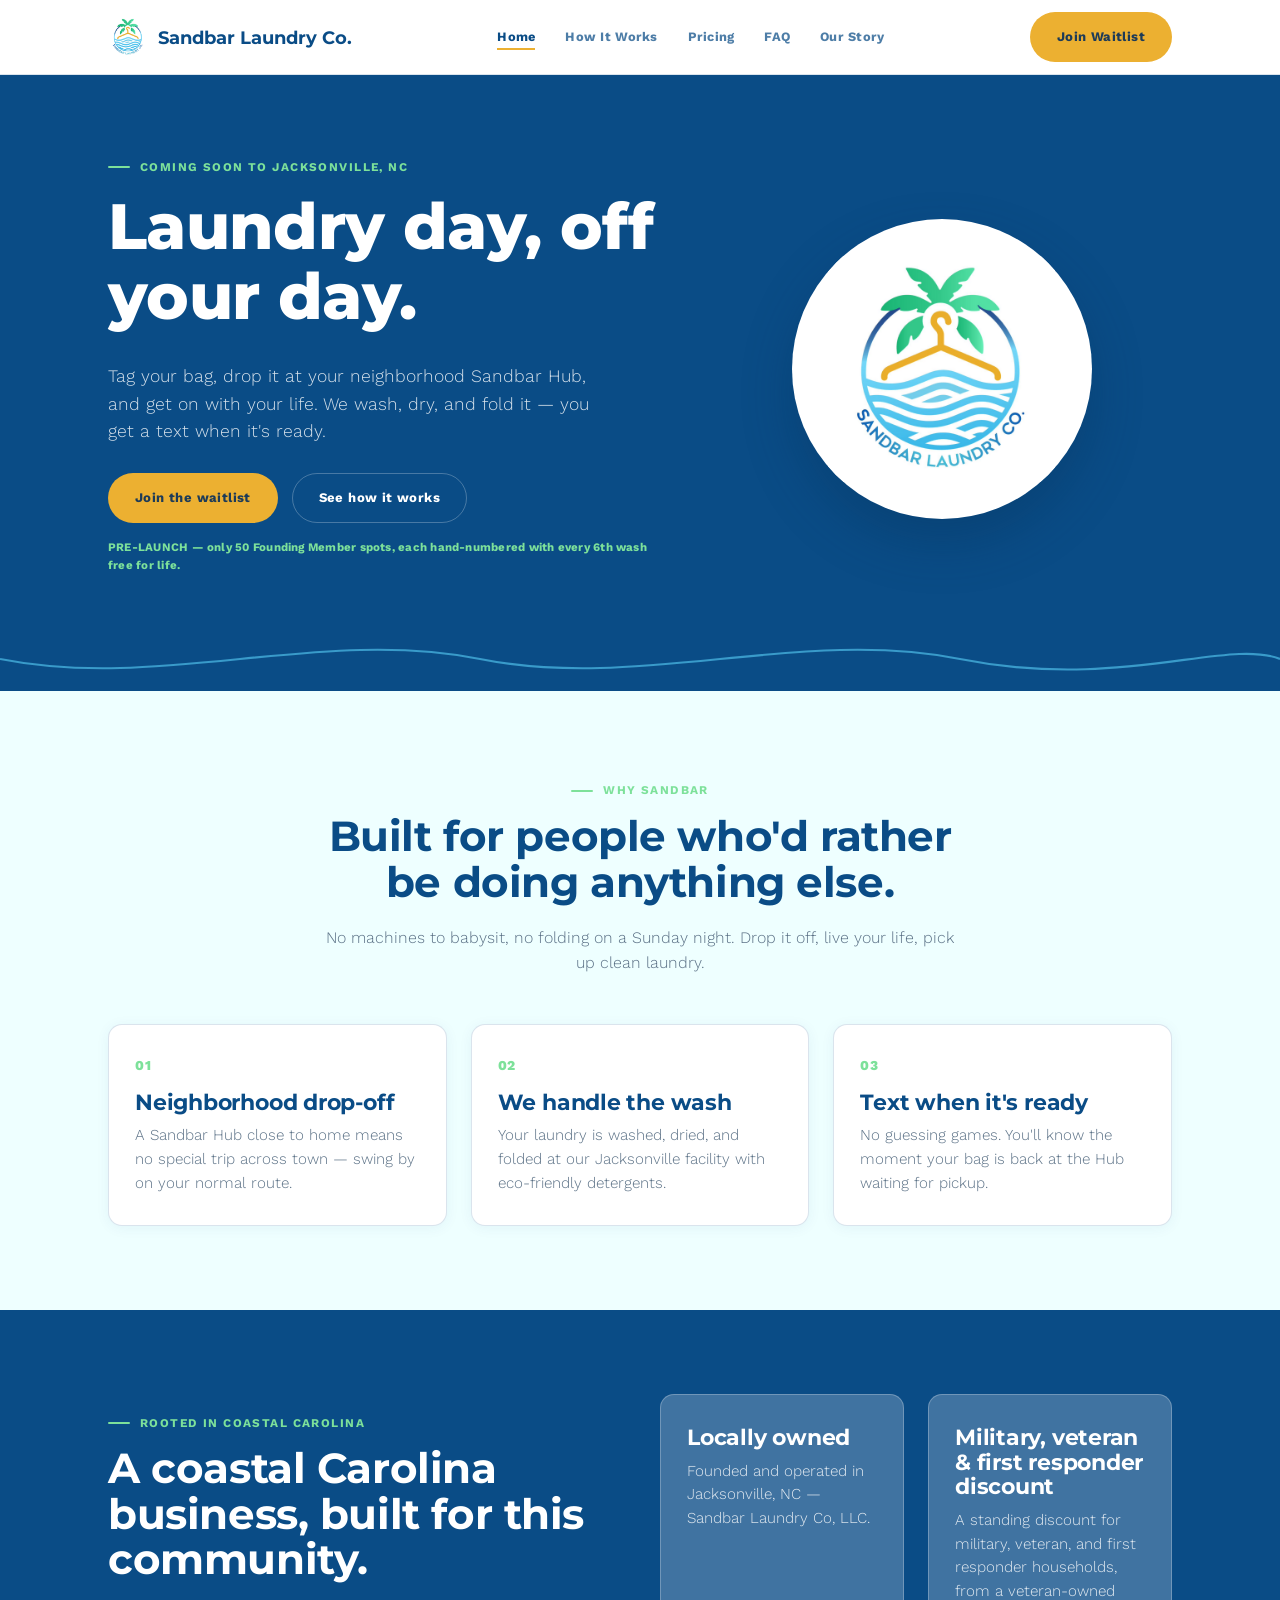
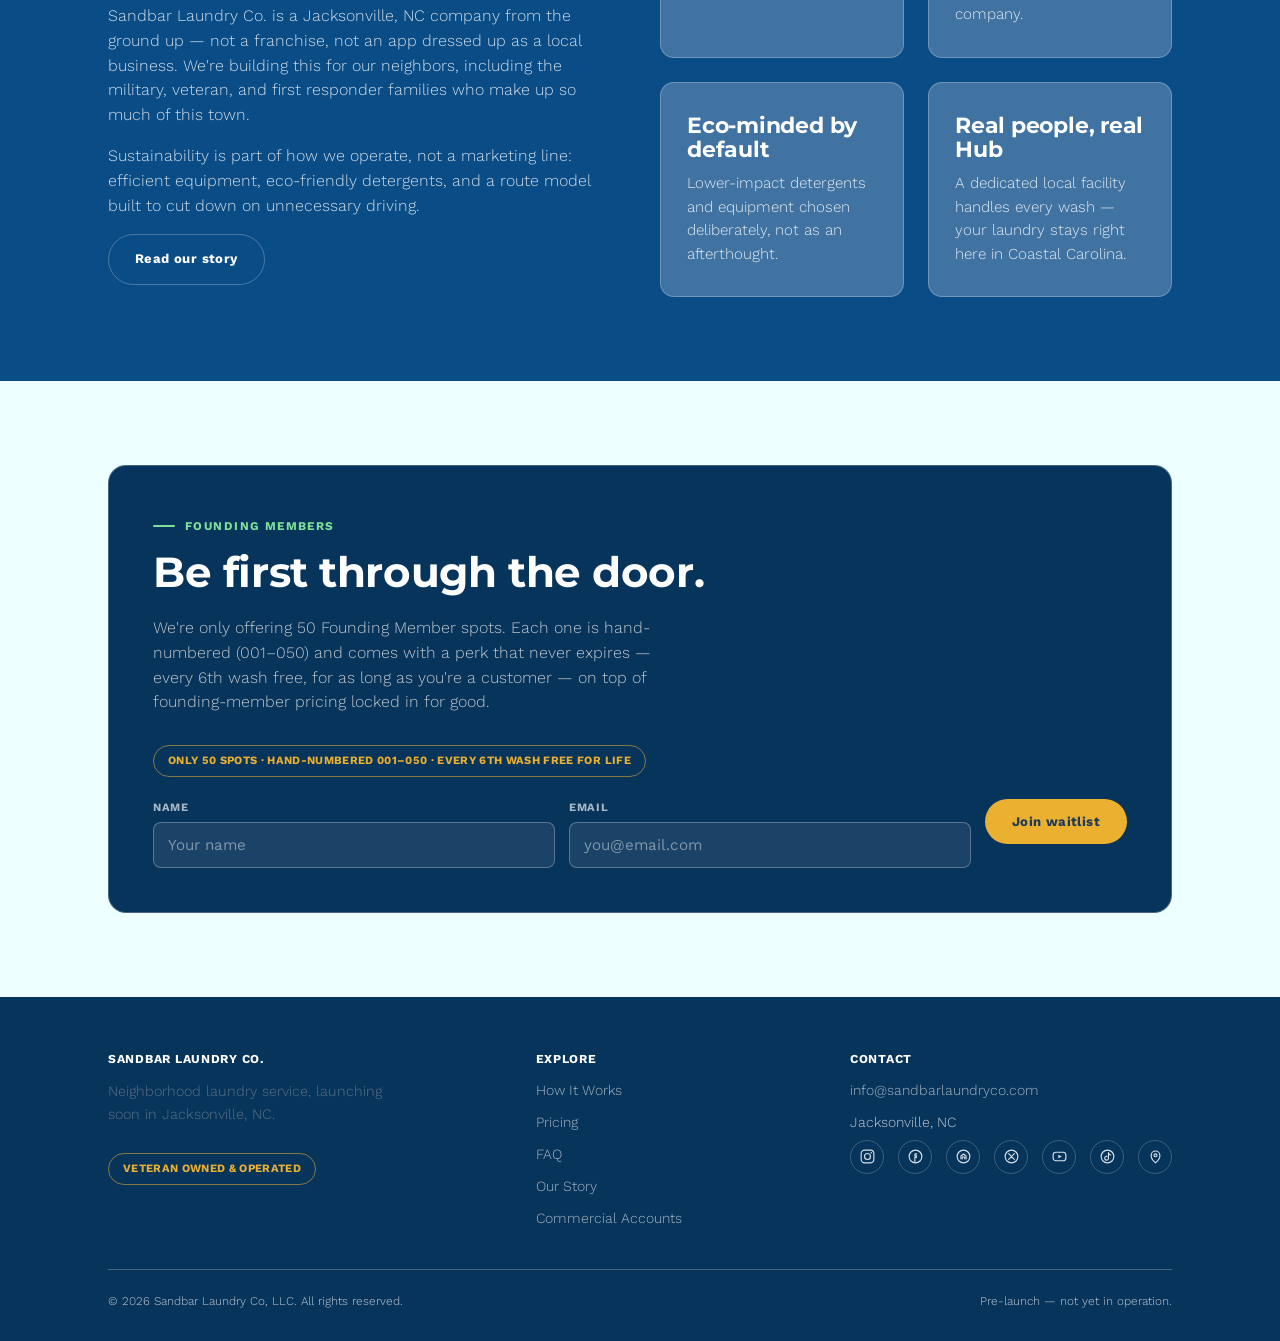
<file: index.html>
<!DOCTYPE html>
<html lang="en">
<head>
<meta charset="UTF-8">
<meta name="viewport" content="width=device-width, initial-scale=1.0">
<script async src="https://www.googletagmanager.com/gtag/js?id=G-N0R6EFSBZQ"></script>
<script>
  window.dataLayer = window.dataLayer || [];
  function gtag(){dataLayer.push(arguments);}
  gtag('js', new Date());
  gtag('config', 'G-N0R6EFSBZQ');
</script>
<title>Sandbar Laundry Co. | Wash · Drop · Repeat — Jacksonville, NC</title>
<meta name="description" content="Sandbar Laundry Co. is bringing effortless, neighborhood laundry service to Jacksonville, NC. Only 50 Founding Member spots — hand-numbered, every 6th wash free for life.">
<link rel="canonical" href="https://sandbarlaundryco.com/">
<link rel="icon" type="image/x-icon" href="favicon.ico">
<link rel="icon" type="image/png" sizes="32x32" href="favicon-32.png">
<link rel="icon" type="image/png" sizes="16x16" href="favicon-16.png">
<link rel="apple-touch-icon" sizes="180x180" href="favicon-180.png">
<meta property="og:type" content="website">
<meta property="og:site_name" content="Sandbar Laundry Co.">
<meta property="og:title" content="Sandbar Laundry Co. | Wash · Drop · Repeat — Jacksonville, NC">
<meta property="og:description" content="Sandbar Laundry Co. is bringing effortless, neighborhood laundry service to Jacksonville, NC. Only 50 Founding Member spots — hand-numbered, every 6th wash free for life.">
<meta property="og:url" content="https://sandbarlaundryco.com/">
<meta property="og:image" content="https://sandbarlaundryco.com/og-image.png">
<meta property="og:image:width" content="1200">
<meta property="og:image:height" content="630">
<meta name="twitter:card" content="summary_large_image">
<meta name="twitter:title" content="Sandbar Laundry Co. | Wash · Drop · Repeat — Jacksonville, NC">
<meta name="twitter:description" content="Sandbar Laundry Co. is bringing effortless, neighborhood laundry service to Jacksonville, NC. Only 50 Founding Member spots — hand-numbered, every 6th wash free for life.">
<meta name="twitter:image" content="https://sandbarlaundryco.com/og-image.png">
<link rel="preconnect" href="https://fonts.googleapis.com">
<link rel="preconnect" href="https://fonts.gstatic.com" crossorigin>
<link href="https://fonts.googleapis.com/css2?family=Montserrat:wght@500;700;800&family=Work+Sans:wght@300;400;500;700&display=swap" rel="stylesheet">
<link rel="stylesheet" href="style.css">
</head>
<body>

<header class="site-nav">
  <nav class="nav-inner">
    <a href="index.html" class="brand">
      <span class="brand-mark"><img src="logo.png" alt="Sandbar Laundry Co. logo" width="40" height="40"></span>
      Sandbar Laundry Co.
    </a>
    <button class="nav-toggle" aria-label="Toggle navigation" aria-expanded="false">☰</button>
    <ul class="nav-links">
      <li><a href="index.html" aria-current="page">Home</a></li>
      <li><a href="how-it-works.html">How It Works</a></li>
      <li><a href="pricing.html">Pricing</a></li>
      <li><a href="faq.html">FAQ</a></li>
      <li><a href="about.html">Our Story</a></li>
    </ul>
    <a href="#waitlist" class="btn btn-primary nav-cta">Join Waitlist</a>
  </nav>
</header>

<section class="hero">
  <div class="wrap hero-grid">
    <div>
      <span class="eyebrow">Coming soon to Jacksonville, NC</span>
      <h1>Laundry day, off your day.</h1>
      <p class="lede">Tag your bag, drop it at your neighborhood Sandbar Hub, and get on with your life. We wash, dry, and fold it — you get a text when it's ready.</p>
      <div class="hero-actions">
        <a href="#waitlist" class="btn btn-primary">Join the waitlist</a>
        <a href="how-it-works.html" class="btn btn-ghost">See how it works</a>
      </div>
      <p class="hero-note">PRE-LAUNCH — only 50 Founding Member spots, each hand-numbered with every 6th wash free for life.</p>
    </div>
    <div>
      <div class="logo-showcase">
        <img src="logo.png" alt="Sandbar Laundry Co. — Wash, Drop, Repeat" width="600" height="600">
      </div>
    </div>
  </div>
  <svg class="tideline" viewBox="0 0 1200 60" preserveAspectRatio="none" aria-hidden="true">
    <path d="M0,30 C150,60 300,0 450,30 C600,60 750,0 900,30 C1050,60 1150,10 1200,30" />
  </svg>
</section>

<section class="section-sand">
  <div class="wrap">
    <div class="section-head center">
      <span class="eyebrow">Why Sandbar</span>
      <h2>Built for people who'd rather be doing anything else.</h2>
      <p>No machines to babysit, no folding on a Sunday night. Drop it off, live your life, pick up clean laundry.</p>
    </div>
    <div class="card-grid cols-3">
      <div class="stamp-card">
        <span class="num">01</span>
        <h3>Neighborhood drop-off</h3>
        <p>A Sandbar Hub close to home means no special trip across town — swing by on your normal route.</p>
      </div>
      <div class="stamp-card">
        <span class="num">02</span>
        <h3>We handle the wash</h3>
        <p>Your laundry is washed, dried, and folded at our Jacksonville facility with eco-friendly detergents.</p>
      </div>
      <div class="stamp-card">
        <span class="num">03</span>
        <h3>Text when it's ready</h3>
        <p>No guessing games. You'll know the moment your bag is back at the Hub waiting for pickup.</p>
      </div>
    </div>
  </div>
</section>

<section class="section-navy">
  <div class="wrap two-col">
    <div>
      <span class="eyebrow">Rooted in coastal Carolina</span>
      <h2>A coastal Carolina business, built for this community.</h2>
      <p>Sandbar Laundry Co. is a Jacksonville, NC company from the ground up — not a franchise, not an app dressed up as a local business. We're building this for our neighbors, including the military, veteran, and first responder families who make up so much of this town.</p>
      <p>Sustainability is part of how we operate, not a marketing line: efficient equipment, eco-friendly detergents, and a route model built to cut down on unnecessary driving.</p>
      <a href="about.html" class="btn btn-ghost">Read our story</a>
    </div>
    <div class="card-grid cols-2">
      <div class="stamp-card">
        <h3>Locally owned</h3>
        <p>Founded and operated in Jacksonville, NC — Sandbar Laundry Co, LLC.</p>
      </div>
      <div class="stamp-card">
        <h3>Military, veteran &amp; first responder discount</h3>
        <p>A standing discount for military, veteran, and first responder households, from a veteran-owned company.</p>
      </div>
      <div class="stamp-card">
        <h3>Eco-minded by default</h3>
        <p>Lower-impact detergents and equipment chosen deliberately, not as an afterthought.</p>
      </div>
      <div class="stamp-card">
        <h3>Real people, real Hub</h3>
        <p>A dedicated local facility handles every wash — your laundry stays right here in Coastal Carolina.</p>
      </div>
    </div>
  </div>
</section>

<section class="section-sand" id="waitlist">
  <div class="wrap">
    <div class="waitlist-panel">
      <span class="eyebrow">Founding members</span>
      <h2 style="color: var(--paper);">Be first through the door.</h2>
      <p style="color: rgba(251,248,241,0.75); max-width: 52ch;">We're only offering 50 Founding Member spots. Each one is hand-numbered (001–050) and comes with a perk that never expires — every 6th wash free, for as long as you're a customer — on top of founding-member pricing locked in for good.</p>
      <span class="tag-pill-dark">Only 50 spots &middot; Hand-numbered 001&ndash;050 &middot; Every 6th wash free for life</span>

      <form class="waitlist-form inline" name="waitlist" method="POST" data-netlify="true" netlify-honeypot="bot-field" data-waitlist-form>
        <input type="hidden" name="form-name" value="waitlist">
        <input type="hidden" name="interest" value="general">
        <p class="hp-field"><label>Don't fill this out: <input name="bot-field"></label></p>
        <div class="field">
          <label for="name">Name</label>
          <input id="name" name="name" type="text" placeholder="Your name" required>
        </div>
        <div class="field">
          <label for="email">Email</label>
          <input id="email" name="email" type="email" placeholder="you@email.com" required>
        </div>
        <button type="submit" class="btn btn-primary">Join waitlist</button>
      </form>
      <p class="form-msg" role="status"></p>
    </div>
  </div>
</section>

<footer class="site-footer">
  <div class="wrap">
    <div class="footer-grid">
      <div>
        <h4>Sandbar Laundry Co.</h4>
        <p style="max-width: 34ch; font-size: 0.9rem;">Neighborhood laundry service, launching soon in Jacksonville, NC.</p>
        <span class="tag-pill-dark">Veteran Owned &amp; Operated</span>
      </div>
      <div>
        <h4>Explore</h4>
        <ul>
          <li><a href="how-it-works.html">How It Works</a></li>
          <li><a href="pricing.html">Pricing</a></li>
          <li><a href="faq.html">FAQ</a></li>
          <li><a href="about.html">Our Story</a></li>
          <li><a href="commercial.html">Commercial Accounts</a></li>
        </ul>
      </div>
      <div>
        <h4>Contact</h4>
        <ul>
          <li><a href="mailto:info@sandbarlaundryco.com">info@sandbarlaundryco.com</a></li>
          <li>Jacksonville, NC</li>
        </ul>
        <div class="social-links">
          <a href="https://www.instagram.com/sandbarlaundryco" target="_blank" rel="noopener" aria-label="Sandbar Laundry Co. on Instagram">
            <svg viewBox="0 0 24 24" fill="none" stroke="currentColor" stroke-width="1.6" stroke-linecap="round" stroke-linejoin="round" aria-hidden="true">
              <rect x="3" y="3" width="18" height="18" rx="5"/>
              <circle cx="12" cy="12" r="4.2"/>
              <circle cx="17.3" cy="6.7" r="1.1" fill="currentColor" stroke="none"/>
            </svg>
          </a>
          <a href="https://www.facebook.com/sandbarlaundryco" target="_blank" rel="noopener" aria-label="Sandbar Laundry Co. on Facebook">
            <svg viewBox="0 0 24 24" fill="none" stroke="currentColor" stroke-width="1.6" stroke-linecap="round" stroke-linejoin="round" aria-hidden="true">
              <circle cx="12" cy="12" r="9"/>
              <path d="M13.6 8.3h-1.3c-.7 0-1.2.5-1.2 1.2v1.6h2.4l-.3 2.1h-2.1V19" fill="none"/>
            </svg>
          </a>
          <a href="https://nextdoor.com/page/sandbar-laundry-co-jacksonville-nc" target="_blank" rel="noopener" aria-label="Sandbar Laundry Co. on Nextdoor">
            <svg viewBox="0 0 24 24" fill="none" stroke="currentColor" stroke-width="1.6" stroke-linecap="round" stroke-linejoin="round" aria-hidden="true">
              <circle cx="12" cy="12" r="9"/>
              <path d="M8.4 15.3v-4.1l3.6-2.7 3.6 2.7v4.1"/>
              <path d="M10.2 15.3v-2.6h3.6v2.6"/>
            </svg>
          </a>
          <a href="https://x.com/sandbarlaundry" target="_blank" rel="noopener" aria-label="Sandbar Laundry Co. on X">
            <svg viewBox="0 0 24 24" fill="none" stroke="currentColor" stroke-width="1.6" stroke-linecap="round" stroke-linejoin="round" aria-hidden="true">
              <circle cx="12" cy="12" r="9"/>
              <path d="M8 8l8 8M16 8l-8 8"/>
            </svg>
          </a>
          <a href="https://www.youtube.com/@sandbarlaundryco" target="_blank" rel="noopener" aria-label="Sandbar Laundry Co. on YouTube">
            <svg viewBox="0 0 24 24" fill="none" stroke="currentColor" stroke-width="1.6" stroke-linecap="round" stroke-linejoin="round" aria-hidden="true">
              <rect x="3" y="6" width="18" height="12" rx="4"/>
              <path d="M10.3 9.6l5 2.4-5 2.4z" fill="currentColor" stroke="none"/>
            </svg>
          </a>
          <a href="https://www.tiktok.com/@sandbarlaundryco" target="_blank" rel="noopener" aria-label="Sandbar Laundry Co. on TikTok">
            <svg viewBox="0 0 24 24" fill="none" stroke="currentColor" stroke-width="1.6" stroke-linecap="round" stroke-linejoin="round" aria-hidden="true">
              <circle cx="12" cy="12" r="9"/>
              <path d="M13.4 6.8v7.6a2.7 2.7 0 1 1-2.1-2.63"/>
              <path d="M13.4 6.8c.3 1.7 1.5 2.8 3.1 3"/>
            </svg>
          </a>
          <a href="https://share.google/N1tK1BpZKQQRyxhbU" target="_blank" rel="noopener" aria-label="Sandbar Laundry Co. on Google">
            <svg viewBox="0 0 24 24" fill="none" stroke="currentColor" stroke-width="1.6" stroke-linecap="round" stroke-linejoin="round" aria-hidden="true">
              <path d="M12 21s-6.2-5.4-6.2-10.5A6.2 6.2 0 0 1 18.2 10.5C18.2 15.6 12 21 12 21z"/>
              <circle cx="12" cy="10.3" r="2.1"/>
            </svg>
          </a>
        </div>
      </div>
    </div>
    <div class="footer-bottom">
      <span>© 2026 Sandbar Laundry Co, LLC. All rights reserved.</span>
      <span>Pre-launch — not yet in operation.</span>
    </div>
  </div>
</footer>

<script src="main.js"></script>
</body>
</html>
</file>
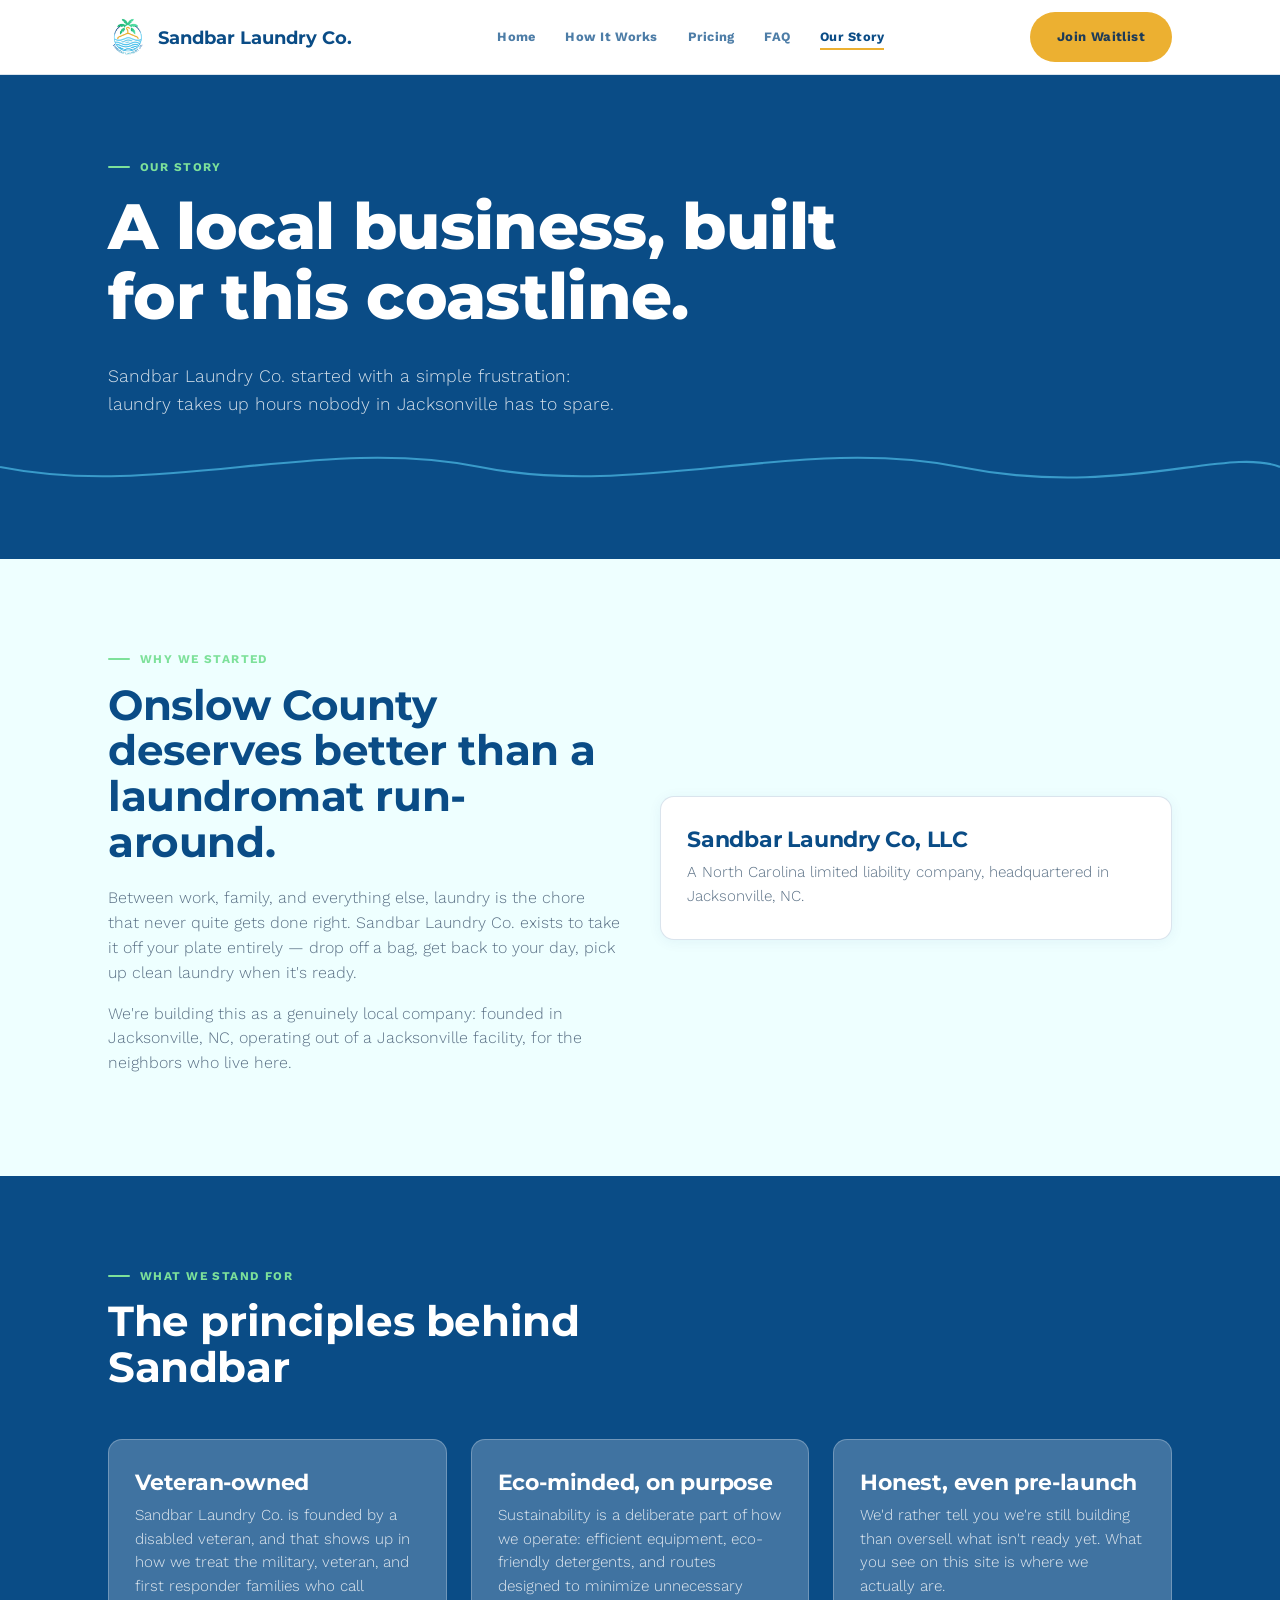
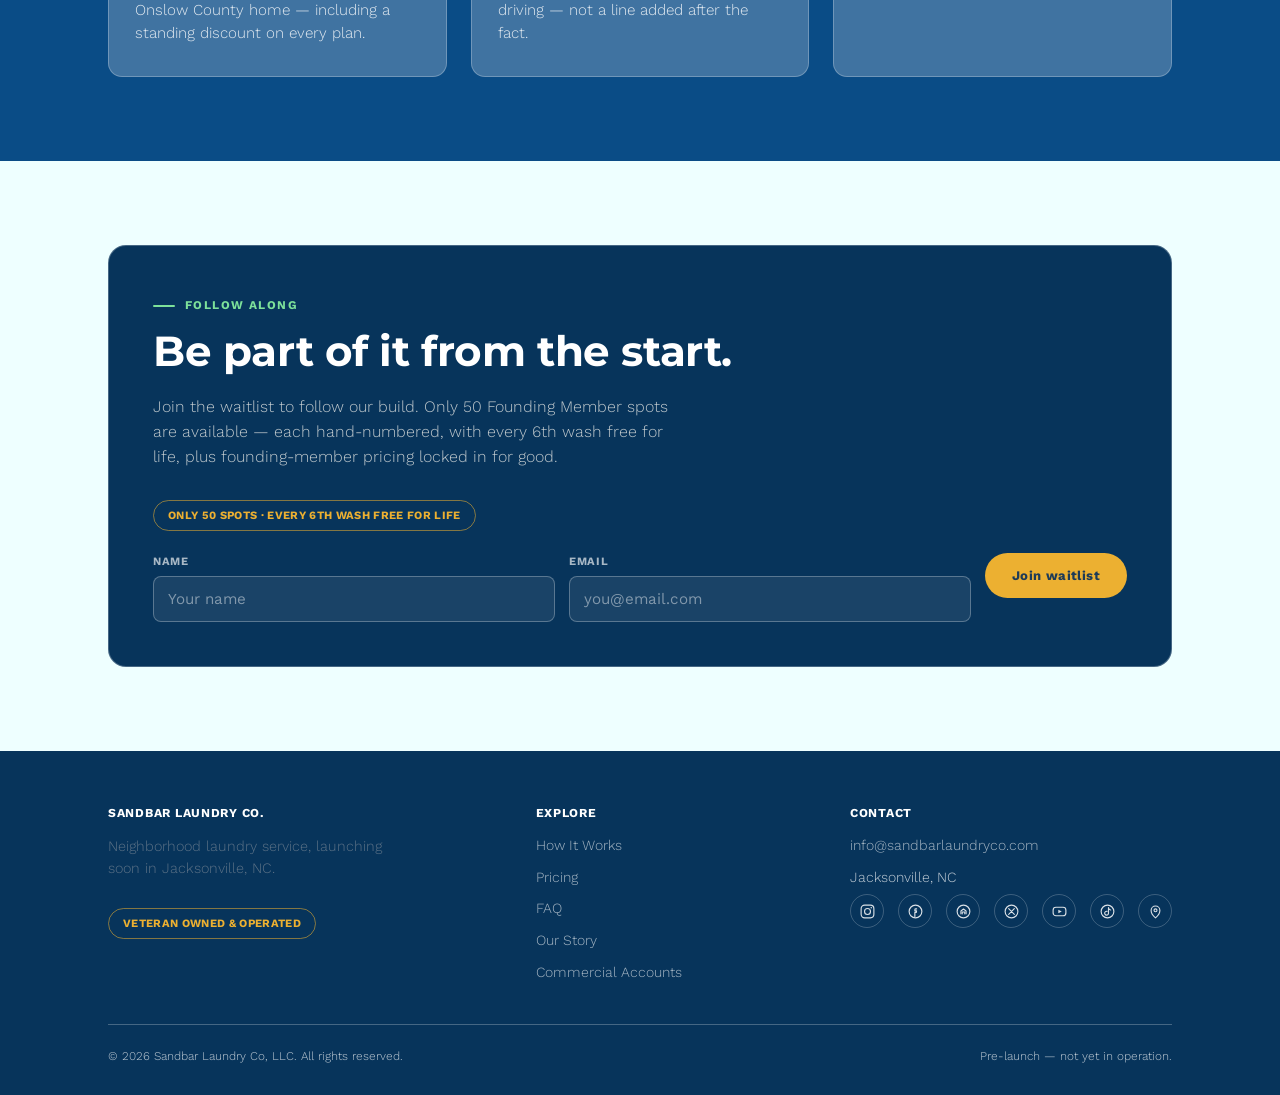
<file: about.html>
<!DOCTYPE html>
<html lang="en">
<head>
<meta charset="UTF-8">
<meta name="viewport" content="width=device-width, initial-scale=1.0">
<script async src="https://www.googletagmanager.com/gtag/js?id=G-N0R6EFSBZQ"></script>
<script>
  window.dataLayer = window.dataLayer || [];
  function gtag(){dataLayer.push(arguments);}
  gtag('js', new Date());
  gtag('config', 'G-N0R6EFSBZQ');
</script>
<title>Our Story | Sandbar Laundry Co.</title>
<meta name="description" content="Why Sandbar Laundry Co. is being built in Jacksonville, NC — a locally owned, veteran-owned, eco-minded laundry service.">
<link rel="canonical" href="https://sandbarlaundryco.com/about.html">
<link rel="icon" type="image/x-icon" href="favicon.ico">
<link rel="icon" type="image/png" sizes="32x32" href="favicon-32.png">
<link rel="icon" type="image/png" sizes="16x16" href="favicon-16.png">
<link rel="apple-touch-icon" sizes="180x180" href="favicon-180.png">
<meta property="og:type" content="website">
<meta property="og:site_name" content="Sandbar Laundry Co.">
<meta property="og:title" content="Our Story | Sandbar Laundry Co.">
<meta property="og:description" content="Why Sandbar Laundry Co. is being built in Jacksonville, NC — a locally owned, veteran-owned, eco-minded laundry service.">
<meta property="og:url" content="https://sandbarlaundryco.com/about.html">
<meta property="og:image" content="https://sandbarlaundryco.com/og-image.png">
<meta property="og:image:width" content="1200">
<meta property="og:image:height" content="630">
<meta name="twitter:card" content="summary_large_image">
<meta name="twitter:title" content="Our Story | Sandbar Laundry Co.">
<meta name="twitter:description" content="Why Sandbar Laundry Co. is being built in Jacksonville, NC — a locally owned, veteran-owned, eco-minded laundry service.">
<meta name="twitter:image" content="https://sandbarlaundryco.com/og-image.png">
<link rel="preconnect" href="https://fonts.googleapis.com">
<link rel="preconnect" href="https://fonts.gstatic.com" crossorigin>
<link href="https://fonts.googleapis.com/css2?family=Montserrat:wght@500;700;800&family=Work+Sans:wght@300;400;500;700&display=swap" rel="stylesheet">
<link rel="stylesheet" href="style.css">
</head>
<body>

<header class="site-nav">
  <nav class="nav-inner">
    <a href="index.html" class="brand">
      <span class="brand-mark"><img src="logo.png" alt="Sandbar Laundry Co. logo" width="40" height="40"></span>
      Sandbar Laundry Co.
    </a>
    <button class="nav-toggle" aria-label="Toggle navigation" aria-expanded="false">☰</button>
    <ul class="nav-links">
      <li><a href="index.html">Home</a></li>
      <li><a href="how-it-works.html">How It Works</a></li>
      <li><a href="pricing.html">Pricing</a></li>
      <li><a href="faq.html">FAQ</a></li>
      <li><a href="about.html" aria-current="page">Our Story</a></li>
    </ul>
    <a href="index.html#waitlist" class="btn btn-primary nav-cta">Join Waitlist</a>
  </nav>
</header>

<section class="hero" style="padding-bottom: 60px;">
  <div class="wrap">
    <span class="eyebrow">Our story</span>
    <h1 style="max-width: 18ch;">A local business, built for this coastline.</h1>
    <p class="lede">Sandbar Laundry Co. started with a simple frustration: laundry takes up hours nobody in Jacksonville has to spare.</p>
  </div>
  <svg class="tideline" viewBox="0 0 1200 60" preserveAspectRatio="none" aria-hidden="true">
    <path d="M0,30 C150,60 300,0 450,30 C600,60 750,0 900,30 C1050,60 1150,10 1200,30" />
  </svg>
</section>

<section class="section-sand">
  <div class="wrap">
    <div class="two-col">
      <div>
        <span class="eyebrow">Why we started</span>
        <h2>Onslow County deserves better than a laundromat run-around.</h2>
        <p>Between work, family, and everything else, laundry is the chore that never quite gets done right. Sandbar Laundry Co. exists to take it off your plate entirely — drop off a bag, get back to your day, pick up clean laundry when it's ready.</p>
        <p>We're building this as a genuinely local company: founded in Jacksonville, NC, operating out of a Jacksonville facility, for the neighbors who live here.</p>
      </div>
      <div class="stamp-card">
        <h3>Sandbar Laundry Co, LLC</h3>
        <p>A North Carolina limited liability company, headquartered in Jacksonville, NC.</p>
      </div>
    </div>
  </div>
</section>

<section class="section-navy">
  <div class="wrap">
    <div class="section-head">
      <span class="eyebrow">What we stand for</span>
      <h2>The principles behind Sandbar</h2>
    </div>
    <div class="card-grid cols-3">
      <div class="stamp-card">
        <h3>Veteran-owned</h3>
        <p>Sandbar Laundry Co. is founded by a disabled veteran, and that shows up in how we treat the military, veteran, and first responder families who call Onslow County home — including a standing discount on every plan.</p>
      </div>
      <div class="stamp-card">
        <h3>Eco-minded, on purpose</h3>
        <p>Sustainability is a deliberate part of how we operate: efficient equipment, eco-friendly detergents, and routes designed to minimize unnecessary driving — not a line added after the fact.</p>
      </div>
      <div class="stamp-card">
        <h3>Honest, even pre-launch</h3>
        <p>We'd rather tell you we're still building than oversell what isn't ready yet. What you see on this site is where we actually are.</p>
      </div>
    </div>
  </div>
</section>

<section class="section-sand">
  <div class="wrap">
    <div class="waitlist-panel">
      <span class="eyebrow">Follow along</span>
      <h2 style="color: var(--paper);">Be part of it from the start.</h2>
      <p style="color: rgba(251,248,241,0.75); max-width: 52ch;">Join the waitlist to follow our build. Only 50 Founding Member spots are available — each hand-numbered, with every 6th wash free for life, plus founding-member pricing locked in for good.</p>
      <span class="tag-pill-dark">Only 50 spots &middot; Every 6th wash free for life</span>
      <form class="waitlist-form inline" name="waitlist" method="POST" data-netlify="true" netlify-honeypot="bot-field" data-waitlist-form>
        <input type="hidden" name="form-name" value="waitlist">
        <input type="hidden" name="interest" value="general">
        <p class="hp-field"><label>Don't fill this out: <input name="bot-field"></label></p>
        <div class="field">
          <label for="name4">Name</label>
          <input id="name4" name="name" type="text" placeholder="Your name" required>
        </div>
        <div class="field">
          <label for="email4">Email</label>
          <input id="email4" name="email" type="email" placeholder="you@email.com" required>
        </div>
        <button type="submit" class="btn btn-primary">Join waitlist</button>
      </form>
      <p class="form-msg" role="status"></p>
    </div>
  </div>
</section>

<footer class="site-footer">
  <div class="wrap">
    <div class="footer-grid">
      <div>
        <h4>Sandbar Laundry Co.</h4>
        <p style="max-width: 34ch; font-size: 0.9rem;">Neighborhood laundry service, launching soon in Jacksonville, NC.</p>
        <span class="tag-pill-dark">Veteran Owned &amp; Operated</span>
      </div>
      <div>
        <h4>Explore</h4>
        <ul>
          <li><a href="how-it-works.html">How It Works</a></li>
          <li><a href="pricing.html">Pricing</a></li>
          <li><a href="faq.html">FAQ</a></li>
          <li><a href="about.html">Our Story</a></li>
          <li><a href="commercial.html">Commercial Accounts</a></li>
        </ul>
      </div>
      <div>
        <h4>Contact</h4>
        <ul>
          <li><a href="mailto:info@sandbarlaundryco.com">info@sandbarlaundryco.com</a></li>
          <li>Jacksonville, NC</li>
        </ul>
        <div class="social-links">
          <a href="https://www.instagram.com/sandbarlaundryco" target="_blank" rel="noopener" aria-label="Sandbar Laundry Co. on Instagram">
            <svg viewBox="0 0 24 24" fill="none" stroke="currentColor" stroke-width="1.6" stroke-linecap="round" stroke-linejoin="round" aria-hidden="true">
              <rect x="3" y="3" width="18" height="18" rx="5"/>
              <circle cx="12" cy="12" r="4.2"/>
              <circle cx="17.3" cy="6.7" r="1.1" fill="currentColor" stroke="none"/>
            </svg>
          </a>
          <a href="https://www.facebook.com/sandbarlaundryco" target="_blank" rel="noopener" aria-label="Sandbar Laundry Co. on Facebook">
            <svg viewBox="0 0 24 24" fill="none" stroke="currentColor" stroke-width="1.6" stroke-linecap="round" stroke-linejoin="round" aria-hidden="true">
              <circle cx="12" cy="12" r="9"/>
              <path d="M13.6 8.3h-1.3c-.7 0-1.2.5-1.2 1.2v1.6h2.4l-.3 2.1h-2.1V19" fill="none"/>
            </svg>
          </a>
          <a href="https://nextdoor.com/page/sandbar-laundry-co-jacksonville-nc" target="_blank" rel="noopener" aria-label="Sandbar Laundry Co. on Nextdoor">
            <svg viewBox="0 0 24 24" fill="none" stroke="currentColor" stroke-width="1.6" stroke-linecap="round" stroke-linejoin="round" aria-hidden="true">
              <circle cx="12" cy="12" r="9"/>
              <path d="M8.4 15.3v-4.1l3.6-2.7 3.6 2.7v4.1"/>
              <path d="M10.2 15.3v-2.6h3.6v2.6"/>
            </svg>
          </a>
          <a href="https://x.com/sandbarlaundry" target="_blank" rel="noopener" aria-label="Sandbar Laundry Co. on X">
            <svg viewBox="0 0 24 24" fill="none" stroke="currentColor" stroke-width="1.6" stroke-linecap="round" stroke-linejoin="round" aria-hidden="true">
              <circle cx="12" cy="12" r="9"/>
              <path d="M8 8l8 8M16 8l-8 8"/>
            </svg>
          </a>
          <a href="https://www.youtube.com/@sandbarlaundryco" target="_blank" rel="noopener" aria-label="Sandbar Laundry Co. on YouTube">
            <svg viewBox="0 0 24 24" fill="none" stroke="currentColor" stroke-width="1.6" stroke-linecap="round" stroke-linejoin="round" aria-hidden="true">
              <rect x="3" y="6" width="18" height="12" rx="4"/>
              <path d="M10.3 9.6l5 2.4-5 2.4z" fill="currentColor" stroke="none"/>
            </svg>
          </a>
          <a href="https://www.tiktok.com/@sandbarlaundryco" target="_blank" rel="noopener" aria-label="Sandbar Laundry Co. on TikTok">
            <svg viewBox="0 0 24 24" fill="none" stroke="currentColor" stroke-width="1.6" stroke-linecap="round" stroke-linejoin="round" aria-hidden="true">
              <circle cx="12" cy="12" r="9"/>
              <path d="M13.4 6.8v7.6a2.7 2.7 0 1 1-2.1-2.63"/>
              <path d="M13.4 6.8c.3 1.7 1.5 2.8 3.1 3"/>
            </svg>
          </a>
          <a href="https://share.google/N1tK1BpZKQQRyxhbU" target="_blank" rel="noopener" aria-label="Sandbar Laundry Co. on Google">
            <svg viewBox="0 0 24 24" fill="none" stroke="currentColor" stroke-width="1.6" stroke-linecap="round" stroke-linejoin="round" aria-hidden="true">
              <path d="M12 21s-6.2-5.4-6.2-10.5A6.2 6.2 0 0 1 18.2 10.5C18.2 15.6 12 21 12 21z"/>
              <circle cx="12" cy="10.3" r="2.1"/>
            </svg>
          </a>
        </div>
      </div>
    </div>
    <div class="footer-bottom">
      <span>© 2026 Sandbar Laundry Co, LLC. All rights reserved.</span>
      <span>Pre-launch — not yet in operation.</span>
    </div>
  </div>
</footer>

<script src="main.js"></script>
</body>
</html>
</file>
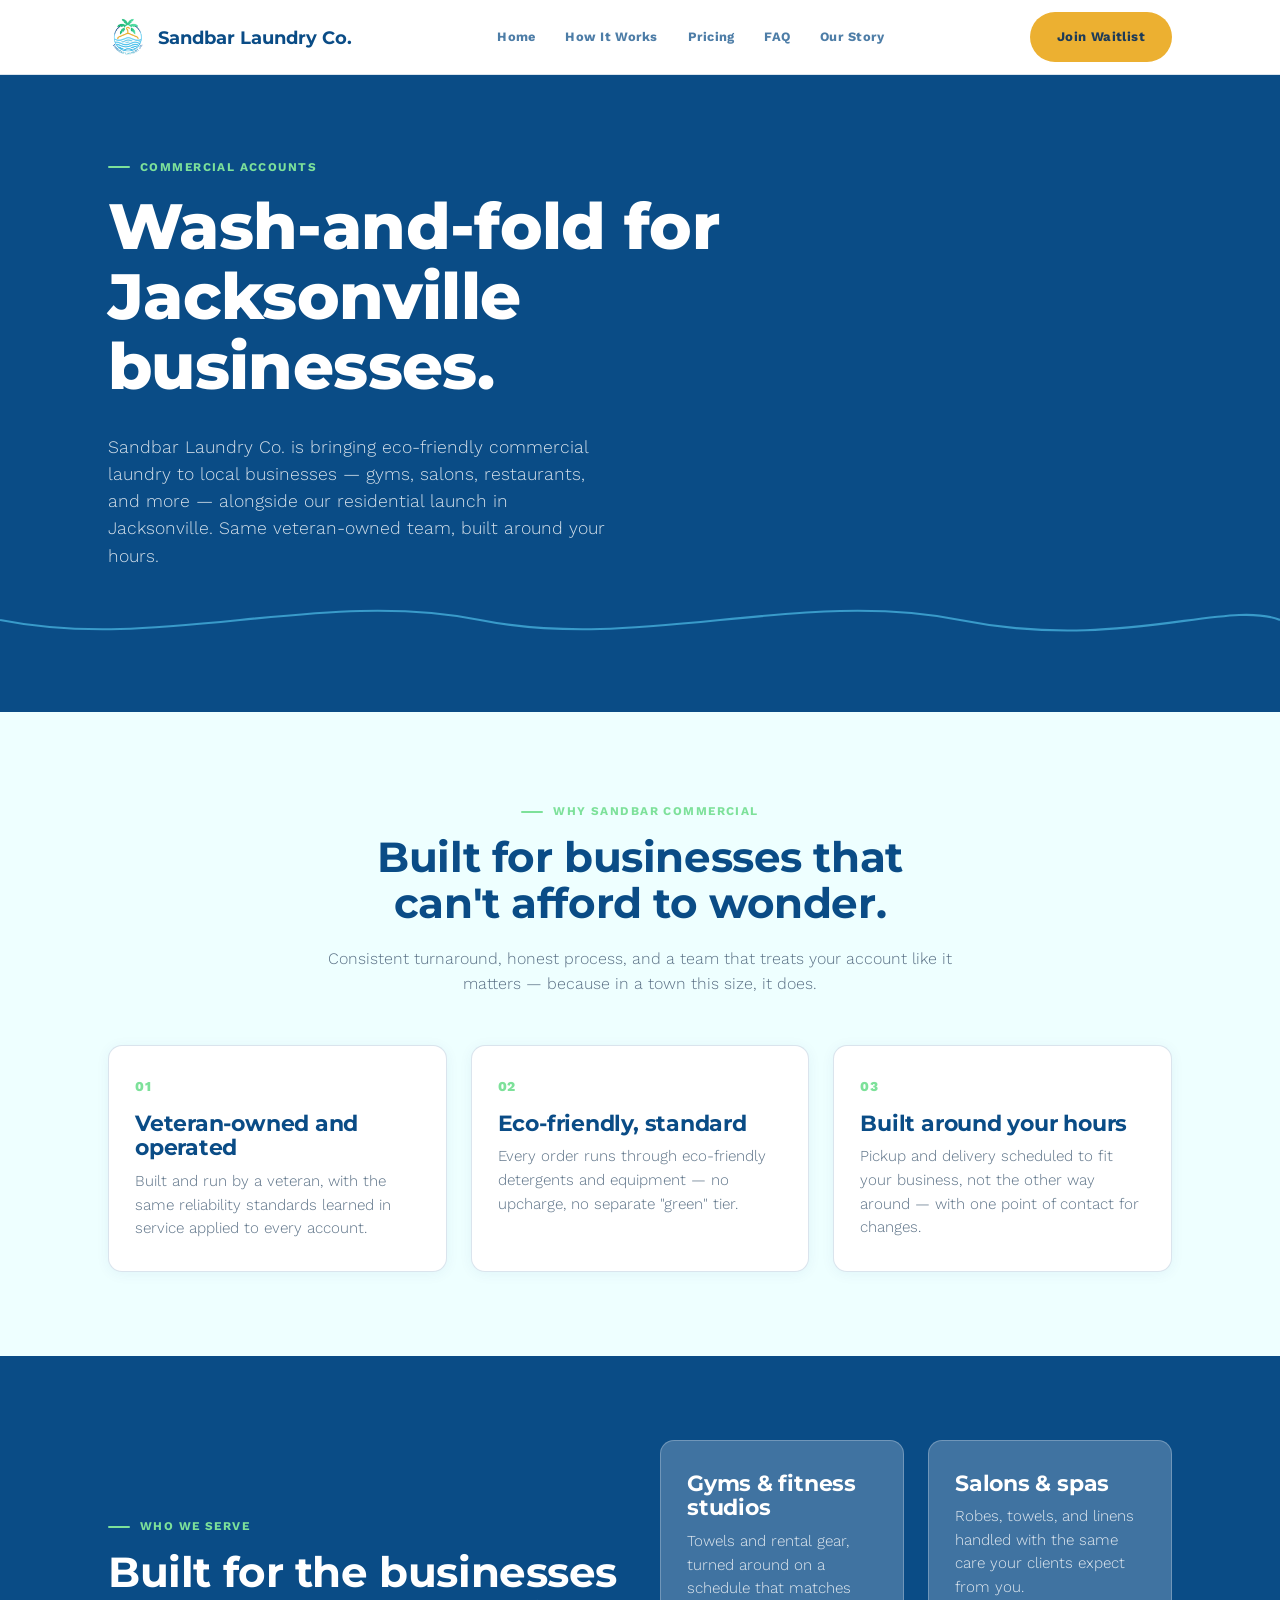
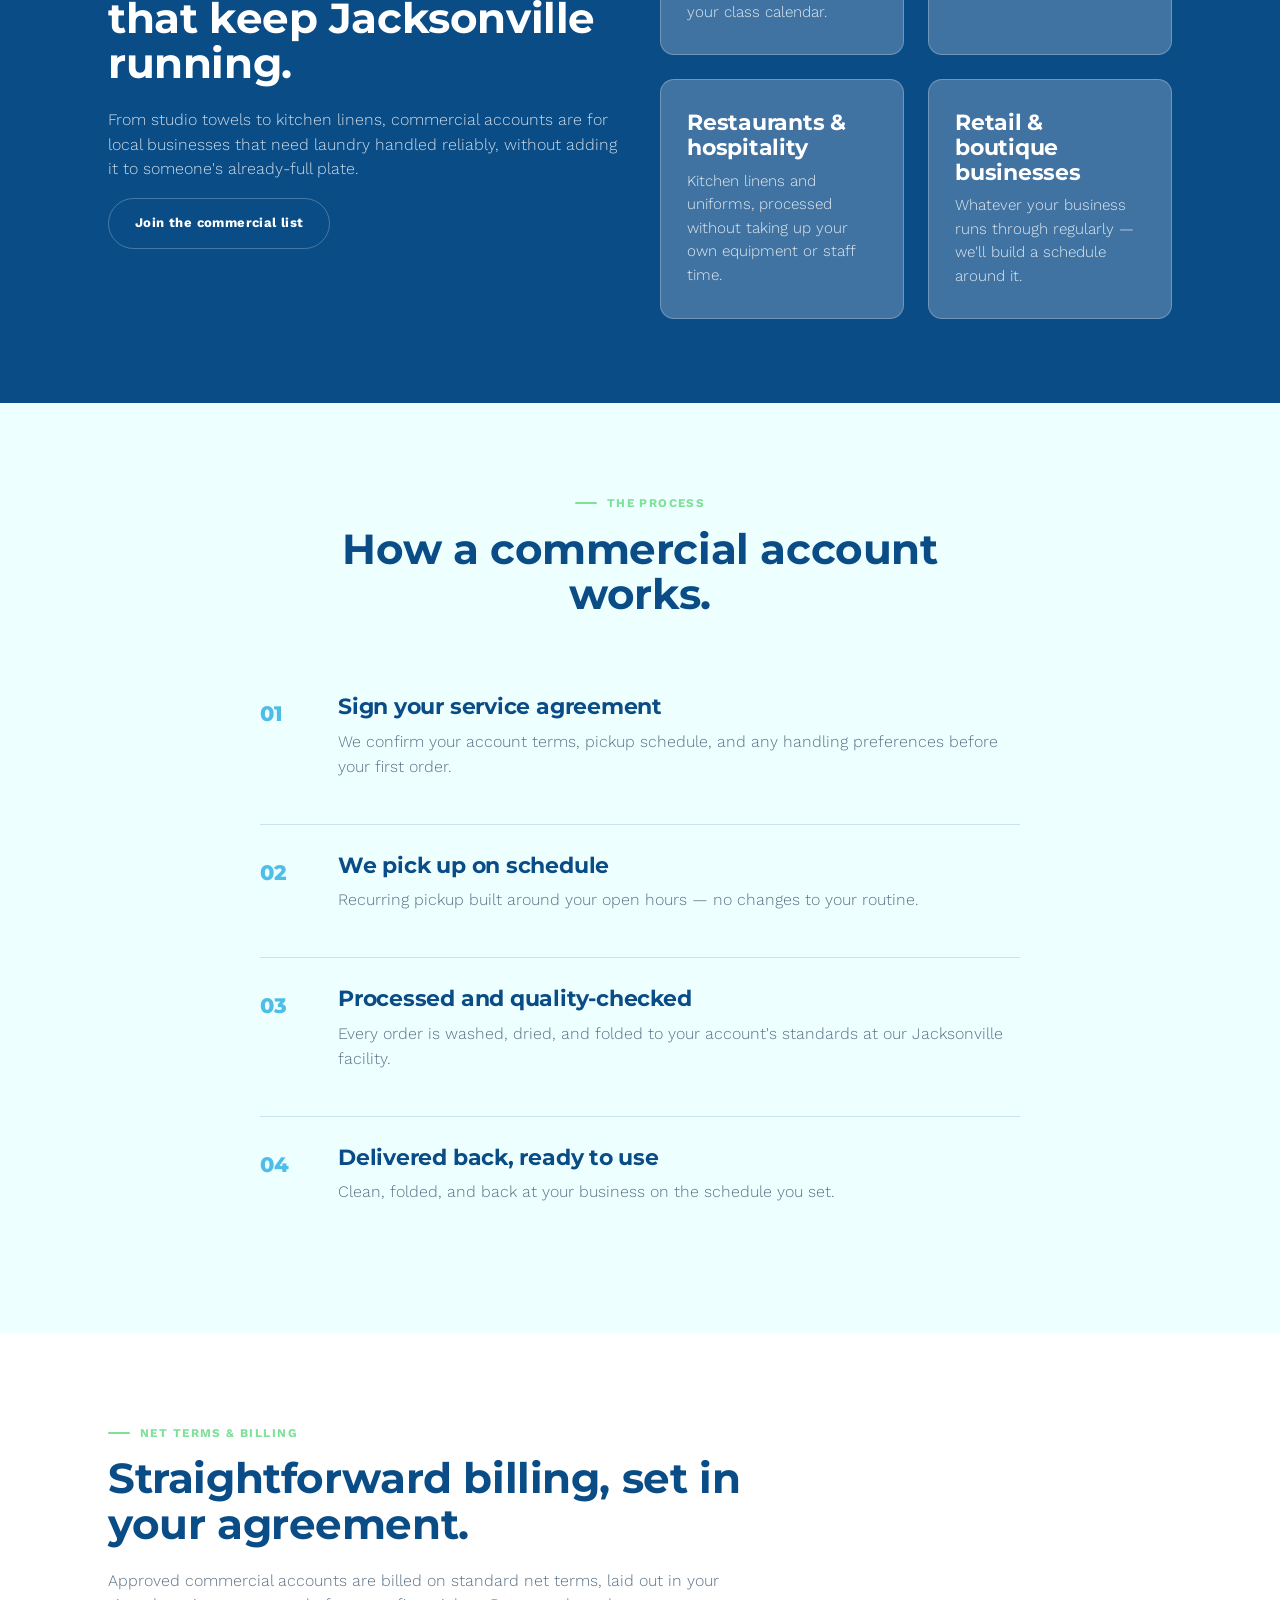
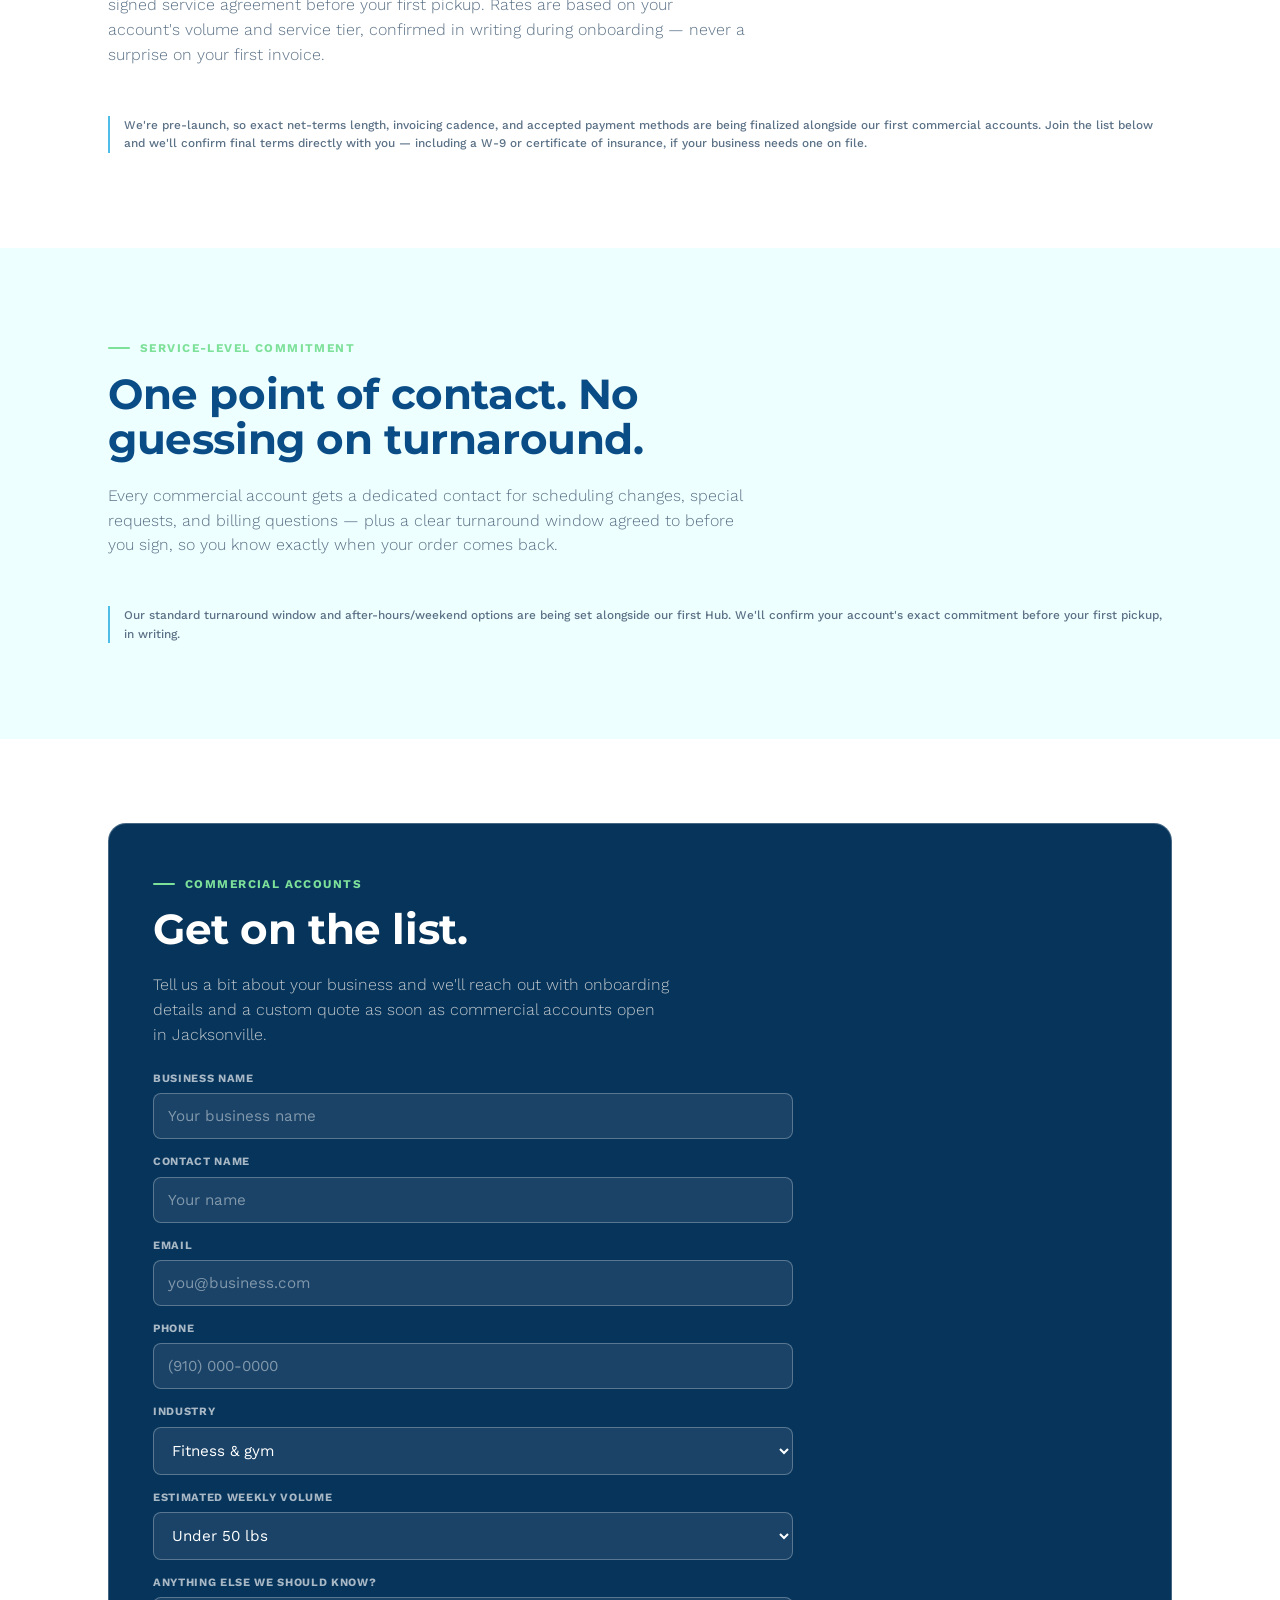
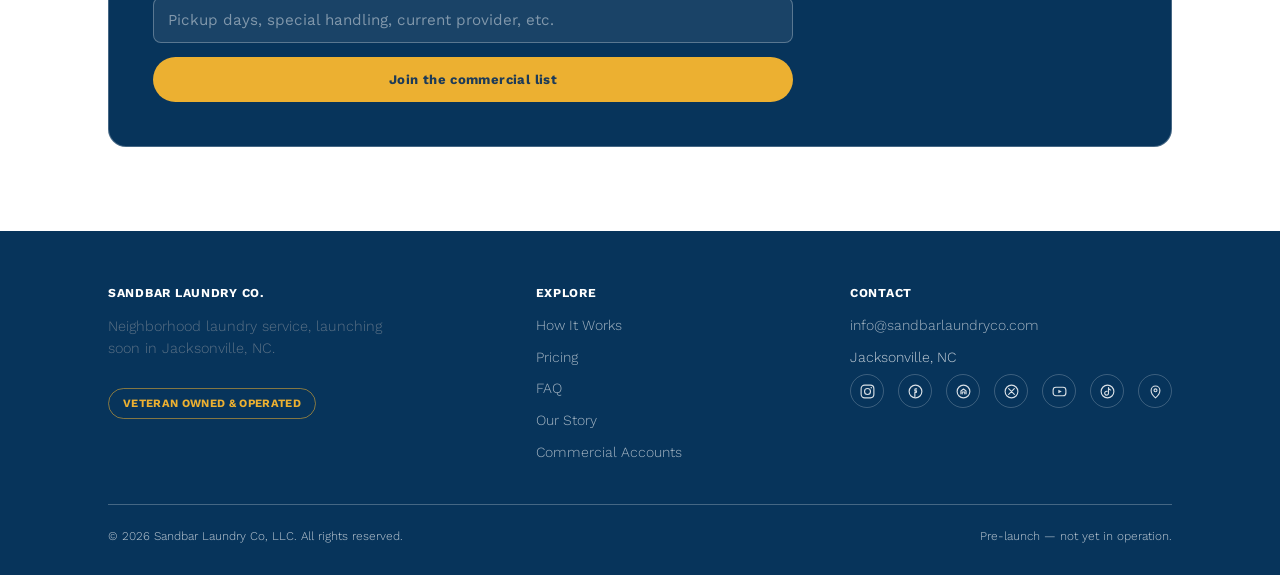
<file: commercial.html>
<!DOCTYPE html>
<html lang="en">
<head>
<meta charset="UTF-8">
<meta name="viewport" content="width=device-width, initial-scale=1.0">
<script async src="https://www.googletagmanager.com/gtag/js?id=G-N0R6EFSBZQ"></script>
<script>
  window.dataLayer = window.dataLayer || [];
  function gtag(){dataLayer.push(arguments);}
  gtag('js', new Date());
  gtag('config', 'G-N0R6EFSBZQ');
</script>
<title>Commercial Accounts | Sandbar Laundry Co.</title>
<meta name="description" content="Eco-friendly commercial wash-and-fold for Jacksonville, NC businesses — gyms, salons, restaurants, and more. Veteran-owned. Join the commercial list to be first in line.">
<link rel="canonical" href="https://sandbarlaundryco.com/commercial.html">
<!-- Intended for direct link / business-card QR code, not organic search — remove this line when ready for local SEO. -->
<meta name="robots" content="noindex, follow">
<link rel="icon" type="image/x-icon" href="favicon.ico">
<link rel="icon" type="image/png" sizes="32x32" href="favicon-32.png">
<link rel="icon" type="image/png" sizes="16x16" href="favicon-16.png">
<link rel="apple-touch-icon" sizes="180x180" href="favicon-180.png">
<meta property="og:type" content="website">
<meta property="og:site_name" content="Sandbar Laundry Co.">
<meta property="og:title" content="Commercial Accounts | Sandbar Laundry Co.">
<meta property="og:description" content="Eco-friendly commercial wash-and-fold for Jacksonville, NC businesses — gyms, salons, restaurants, and more. Veteran-owned. Join the commercial list to be first in line.">
<meta property="og:url" content="https://sandbarlaundryco.com/commercial.html">
<meta property="og:image" content="https://sandbarlaundryco.com/og-image.png">
<meta property="og:image:width" content="1200">
<meta property="og:image:height" content="630">
<meta name="twitter:card" content="summary_large_image">
<meta name="twitter:title" content="Commercial Accounts | Sandbar Laundry Co.">
<meta name="twitter:description" content="Eco-friendly commercial wash-and-fold for Jacksonville, NC businesses — gyms, salons, restaurants, and more. Veteran-owned. Join the commercial list to be first in line.">
<meta name="twitter:image" content="https://sandbarlaundryco.com/og-image.png">
<link rel="preconnect" href="https://fonts.googleapis.com">
<link rel="preconnect" href="https://fonts.gstatic.com" crossorigin>
<link href="https://fonts.googleapis.com/css2?family=Montserrat:wght@500;700;800&family=Work+Sans:wght@300;400;500;700&display=swap" rel="stylesheet">
<link rel="stylesheet" href="style.css">
</head>
<body>

<header class="site-nav">
  <nav class="nav-inner">
    <a href="index.html" class="brand">
      <span class="brand-mark"><img src="logo.png" alt="Sandbar Laundry Co. logo" width="40" height="40"></span>
      Sandbar Laundry Co.
    </a>
    <button class="nav-toggle" aria-label="Toggle navigation" aria-expanded="false">☰</button>
    <ul class="nav-links">
      <li><a href="index.html">Home</a></li>
      <li><a href="how-it-works.html">How It Works</a></li>
      <li><a href="pricing.html">Pricing</a></li>
      <li><a href="faq.html">FAQ</a></li>
      <li><a href="about.html">Our Story</a></li>
    </ul>
    <a href="index.html#waitlist" class="btn btn-primary nav-cta">Join Waitlist</a>
  </nav>
</header>

<section class="hero" style="padding-bottom: 60px;">
  <div class="wrap">
    <span class="eyebrow">Commercial accounts</span>
    <h1 style="max-width: 18ch;">Wash-and-fold for Jacksonville businesses.</h1>
    <p class="lede">Sandbar Laundry Co. is bringing eco-friendly commercial laundry to local businesses — gyms, salons, restaurants, and more — alongside our residential launch in Jacksonville. Same veteran-owned team, built around your hours.</p>
  </div>
  <svg class="tideline" viewBox="0 0 1200 60" preserveAspectRatio="none" aria-hidden="true">
    <path d="M0,30 C150,60 300,0 450,30 C600,60 750,0 900,30 C1050,60 1150,10 1200,30" />
  </svg>
</section>

<section class="section-sand">
  <div class="wrap">
    <div class="section-head center">
      <span class="eyebrow">Why Sandbar Commercial</span>
      <h2>Built for businesses that can't afford to wonder.</h2>
      <p>Consistent turnaround, honest process, and a team that treats your account like it matters — because in a town this size, it does.</p>
    </div>
    <div class="card-grid cols-3">
      <div class="stamp-card">
        <span class="num">01</span>
        <h3>Veteran-owned and operated</h3>
        <p>Built and run by a veteran, with the same reliability standards learned in service applied to every account.</p>
      </div>
      <div class="stamp-card">
        <span class="num">02</span>
        <h3>Eco-friendly, standard</h3>
        <p>Every order runs through eco-friendly detergents and equipment — no upcharge, no separate "green" tier.</p>
      </div>
      <div class="stamp-card">
        <span class="num">03</span>
        <h3>Built around your hours</h3>
        <p>Pickup and delivery scheduled to fit your business, not the other way around — with one point of contact for changes.</p>
      </div>
    </div>
  </div>
</section>

<section class="section-navy">
  <div class="wrap two-col">
    <div>
      <span class="eyebrow">Who we serve</span>
      <h2>Built for the businesses that keep Jacksonville running.</h2>
      <p>From studio towels to kitchen linens, commercial accounts are for local businesses that need laundry handled reliably, without adding it to someone's already-full plate.</p>
      <a href="#commercial-waitlist" class="btn btn-ghost">Join the commercial list</a>
    </div>
    <div class="card-grid cols-2">
      <div class="stamp-card">
        <h3>Gyms &amp; fitness studios</h3>
        <p>Towels and rental gear, turned around on a schedule that matches your class calendar.</p>
      </div>
      <div class="stamp-card">
        <h3>Salons &amp; spas</h3>
        <p>Robes, towels, and linens handled with the same care your clients expect from you.</p>
      </div>
      <div class="stamp-card">
        <h3>Restaurants &amp; hospitality</h3>
        <p>Kitchen linens and uniforms, processed without taking up your own equipment or staff time.</p>
      </div>
      <div class="stamp-card">
        <h3>Retail &amp; boutique businesses</h3>
        <p>Whatever your business runs through regularly — we'll build a schedule around it.</p>
      </div>
    </div>
  </div>
</section>

<section class="section-sand">
  <div class="wrap">
    <div class="section-head center">
      <span class="eyebrow">The process</span>
      <h2>How a commercial account works.</h2>
    </div>
    <div class="steps" style="max-width: 760px; margin: 0 auto;">
      <div class="step">
        <span class="step-index">01</span>
        <div>
          <h3>Sign your service agreement</h3>
          <p>We confirm your account terms, pickup schedule, and any handling preferences before your first order.</p>
        </div>
      </div>
      <div class="step">
        <span class="step-index">02</span>
        <div>
          <h3>We pick up on schedule</h3>
          <p>Recurring pickup built around your open hours — no changes to your routine.</p>
        </div>
      </div>
      <div class="step">
        <span class="step-index">03</span>
        <div>
          <h3>Processed and quality-checked</h3>
          <p>Every order is washed, dried, and folded to your account's standards at our Jacksonville facility.</p>
        </div>
      </div>
      <div class="step">
        <span class="step-index">04</span>
        <div>
          <h3>Delivered back, ready to use</h3>
          <p>Clean, folded, and back at your business on the schedule you set.</p>
        </div>
      </div>
    </div>
  </div>
</section>

<section>
  <div class="wrap">
    <div class="section-head">
      <span class="eyebrow">Net terms &amp; billing</span>
      <h2>Straightforward billing, set in your agreement.</h2>
      <p>Approved commercial accounts are billed on standard net terms, laid out in your signed service agreement before your first pickup. Rates are based on your account's volume and service tier, confirmed in writing during onboarding — never a surprise on your first invoice.</p>
    </div>
    <p class="honest-note">We're pre-launch, so exact net-terms length, invoicing cadence, and accepted payment methods are being finalized alongside our first commercial accounts. Join the list below and we'll confirm final terms directly with you — including a W-9 or certificate of insurance, if your business needs one on file.</p>
  </div>
</section>

<section class="section-sand">
  <div class="wrap">
    <div class="section-head">
      <span class="eyebrow">Service-level commitment</span>
      <h2>One point of contact. No guessing on turnaround.</h2>
      <p>Every commercial account gets a dedicated contact for scheduling changes, special requests, and billing questions — plus a clear turnaround window agreed to before you sign, so you know exactly when your order comes back.</p>
    </div>
    <p class="honest-note">Our standard turnaround window and after-hours/weekend options are being set alongside our first Hub. We'll confirm your account's exact commitment before your first pickup, in writing.</p>
  </div>
</section>

<section id="commercial-waitlist">
  <div class="wrap">
    <div class="waitlist-panel">
      <span class="eyebrow">Commercial accounts</span>
      <h2 style="color: var(--paper);">Get on the list.</h2>
      <p style="color: rgba(251,248,241,0.75); max-width: 52ch;">Tell us a bit about your business and we'll reach out with onboarding details and a custom quote as soon as commercial accounts open in Jacksonville.</p>

      <form class="waitlist-form" name="waitlist" method="POST" data-netlify="true" netlify-honeypot="bot-field" data-waitlist-form style="margin-top: 22px; max-width: 640px;">
        <input type="hidden" name="form-name" value="waitlist">
        <input type="hidden" name="interest" value="commercial">
        <p class="hp-field"><label>Don't fill this out: <input name="bot-field"></label></p>
        <div class="field">
          <label for="c-business">Business name</label>
          <input id="c-business" name="business_name" type="text" placeholder="Your business name" required>
        </div>
        <div class="field">
          <label for="c-name">Contact name</label>
          <input id="c-name" name="name" type="text" placeholder="Your name" required>
        </div>
        <div class="field">
          <label for="c-email">Email</label>
          <input id="c-email" name="email" type="email" placeholder="you@business.com" required>
        </div>
        <div class="field">
          <label for="c-phone">Phone</label>
          <input id="c-phone" name="phone" type="tel" placeholder="(910) 000-0000">
        </div>
        <div class="field">
          <label for="c-industry">Industry</label>
          <select id="c-industry" name="industry">
            <option>Fitness &amp; gym</option>
            <option>Salon &amp; spa</option>
            <option>Restaurant &amp; hospitality</option>
            <option>Retail &amp; boutique</option>
            <option>Other</option>
          </select>
        </div>
        <div class="field">
          <label for="c-volume">Estimated weekly volume</label>
          <select id="c-volume" name="volume">
            <option>Under 50 lbs</option>
            <option>50&ndash;150 lbs</option>
            <option>150&ndash;300 lbs</option>
            <option>300+ lbs</option>
            <option>Not sure yet</option>
          </select>
        </div>
        <div class="field">
          <label for="c-message">Anything else we should know?</label>
          <input id="c-message" name="message" type="text" placeholder="Pickup days, special handling, current provider, etc.">
        </div>
        <button type="submit" class="btn btn-primary">Join the commercial list</button>
      </form>
      <p class="form-msg" role="status"></p>
    </div>
  </div>
</section>

<footer class="site-footer">
  <div class="wrap">
    <div class="footer-grid">
      <div>
        <h4>Sandbar Laundry Co.</h4>
        <p style="max-width: 34ch; font-size: 0.9rem;">Neighborhood laundry service, launching soon in Jacksonville, NC.</p>
        <span class="tag-pill-dark">Veteran Owned &amp; Operated</span>
      </div>
      <div>
        <h4>Explore</h4>
        <ul>
          <li><a href="how-it-works.html">How It Works</a></li>
          <li><a href="pricing.html">Pricing</a></li>
          <li><a href="faq.html">FAQ</a></li>
          <li><a href="about.html">Our Story</a></li>
          <li><a href="commercial.html">Commercial Accounts</a></li>
        </ul>
      </div>
      <div>
        <h4>Contact</h4>
        <ul>
          <li><a href="mailto:info@sandbarlaundryco.com">info@sandbarlaundryco.com</a></li>
          <li>Jacksonville, NC</li>
        </ul>
        <div class="social-links">
          <a href="https://www.instagram.com/sandbarlaundryco" target="_blank" rel="noopener" aria-label="Sandbar Laundry Co. on Instagram">
            <svg viewBox="0 0 24 24" fill="none" stroke="currentColor" stroke-width="1.6" stroke-linecap="round" stroke-linejoin="round" aria-hidden="true">
              <rect x="3" y="3" width="18" height="18" rx="5"/>
              <circle cx="12" cy="12" r="4.2"/>
              <circle cx="17.3" cy="6.7" r="1.1" fill="currentColor" stroke="none"/>
            </svg>
          </a>
          <a href="https://www.facebook.com/sandbarlaundryco" target="_blank" rel="noopener" aria-label="Sandbar Laundry Co. on Facebook">
            <svg viewBox="0 0 24 24" fill="none" stroke="currentColor" stroke-width="1.6" stroke-linecap="round" stroke-linejoin="round" aria-hidden="true">
              <circle cx="12" cy="12" r="9"/>
              <path d="M13.6 8.3h-1.3c-.7 0-1.2.5-1.2 1.2v1.6h2.4l-.3 2.1h-2.1V19" fill="none"/>
            </svg>
          </a>
          <a href="https://nextdoor.com/page/sandbar-laundry-co-jacksonville-nc" target="_blank" rel="noopener" aria-label="Sandbar Laundry Co. on Nextdoor">
            <svg viewBox="0 0 24 24" fill="none" stroke="currentColor" stroke-width="1.6" stroke-linecap="round" stroke-linejoin="round" aria-hidden="true">
              <circle cx="12" cy="12" r="9"/>
              <path d="M8.4 15.3v-4.1l3.6-2.7 3.6 2.7v4.1"/>
              <path d="M10.2 15.3v-2.6h3.6v2.6"/>
            </svg>
          </a>
          <a href="https://x.com/sandbarlaundry" target="_blank" rel="noopener" aria-label="Sandbar Laundry Co. on X">
            <svg viewBox="0 0 24 24" fill="none" stroke="currentColor" stroke-width="1.6" stroke-linecap="round" stroke-linejoin="round" aria-hidden="true">
              <circle cx="12" cy="12" r="9"/>
              <path d="M8 8l8 8M16 8l-8 8"/>
            </svg>
          </a>
          <a href="https://www.youtube.com/@sandbarlaundryco" target="_blank" rel="noopener" aria-label="Sandbar Laundry Co. on YouTube">
            <svg viewBox="0 0 24 24" fill="none" stroke="currentColor" stroke-width="1.6" stroke-linecap="round" stroke-linejoin="round" aria-hidden="true">
              <rect x="3" y="6" width="18" height="12" rx="4"/>
              <path d="M10.3 9.6l5 2.4-5 2.4z" fill="currentColor" stroke="none"/>
            </svg>
          </a>
          <a href="https://www.tiktok.com/@sandbarlaundryco" target="_blank" rel="noopener" aria-label="Sandbar Laundry Co. on TikTok">
            <svg viewBox="0 0 24 24" fill="none" stroke="currentColor" stroke-width="1.6" stroke-linecap="round" stroke-linejoin="round" aria-hidden="true">
              <circle cx="12" cy="12" r="9"/>
              <path d="M13.4 6.8v7.6a2.7 2.7 0 1 1-2.1-2.63"/>
              <path d="M13.4 6.8c.3 1.7 1.5 2.8 3.1 3"/>
            </svg>
          </a>
          <a href="https://share.google/N1tK1BpZKQQRyxhbU" target="_blank" rel="noopener" aria-label="Sandbar Laundry Co. on Google">
            <svg viewBox="0 0 24 24" fill="none" stroke="currentColor" stroke-width="1.6" stroke-linecap="round" stroke-linejoin="round" aria-hidden="true">
              <path d="M12 21s-6.2-5.4-6.2-10.5A6.2 6.2 0 0 1 18.2 10.5C18.2 15.6 12 21 12 21z"/>
              <circle cx="12" cy="10.3" r="2.1"/>
            </svg>
          </a>
        </div>
      </div>
    </div>
    <div class="footer-bottom">
      <span>© 2026 Sandbar Laundry Co, LLC. All rights reserved.</span>
      <span>Pre-launch — not yet in operation.</span>
    </div>
  </div>
</footer>

<script src="main.js"></script>
</body>
</html>
</file>
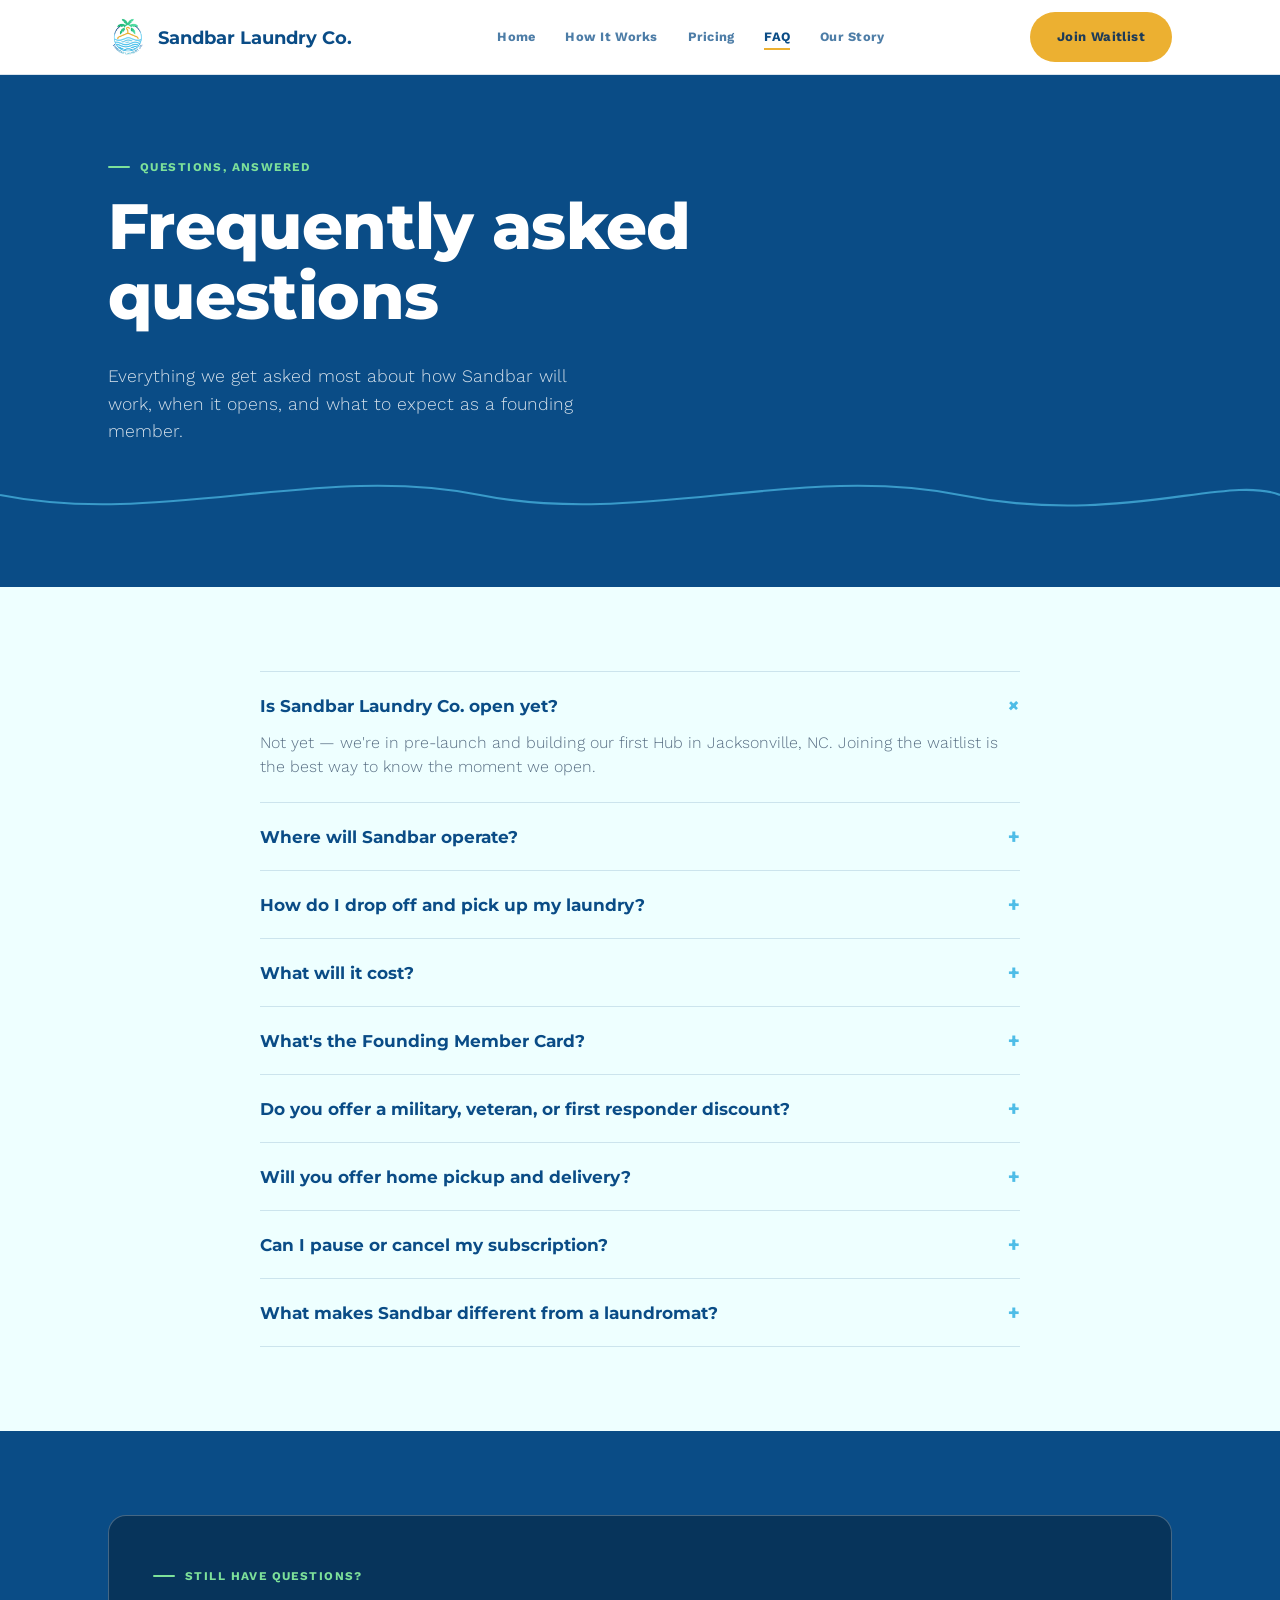
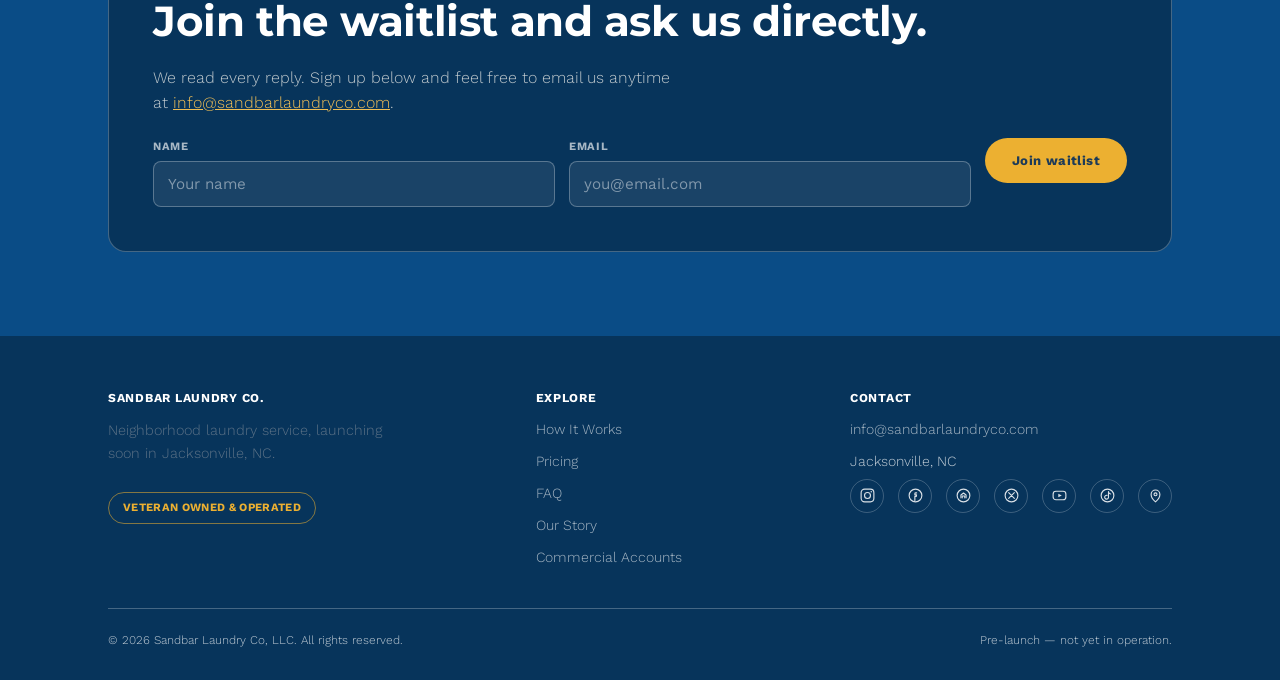
<file: faq.html>
<!DOCTYPE html>
<html lang="en">
<head>
<meta charset="UTF-8">
<meta name="viewport" content="width=device-width, initial-scale=1.0">
<script async src="https://www.googletagmanager.com/gtag/js?id=G-N0R6EFSBZQ"></script>
<script>
  window.dataLayer = window.dataLayer || [];
  function gtag(){dataLayer.push(arguments);}
  gtag('js', new Date());
  gtag('config', 'G-N0R6EFSBZQ');
</script>
<title>FAQ | Sandbar Laundry Co.</title>
<meta name="description" content="Answers to common questions about Sandbar Laundry Co.'s upcoming launch in Jacksonville, NC.">
<link rel="canonical" href="https://sandbarlaundryco.com/faq.html">
<link rel="icon" type="image/x-icon" href="favicon.ico">
<link rel="icon" type="image/png" sizes="32x32" href="favicon-32.png">
<link rel="icon" type="image/png" sizes="16x16" href="favicon-16.png">
<link rel="apple-touch-icon" sizes="180x180" href="favicon-180.png">
<meta property="og:type" content="website">
<meta property="og:site_name" content="Sandbar Laundry Co.">
<meta property="og:title" content="FAQ | Sandbar Laundry Co.">
<meta property="og:description" content="Answers to common questions about Sandbar Laundry Co.'s upcoming launch in Jacksonville, NC.">
<meta property="og:url" content="https://sandbarlaundryco.com/faq.html">
<meta property="og:image" content="https://sandbarlaundryco.com/og-image.png">
<meta property="og:image:width" content="1200">
<meta property="og:image:height" content="630">
<meta name="twitter:card" content="summary_large_image">
<meta name="twitter:title" content="FAQ | Sandbar Laundry Co.">
<meta name="twitter:description" content="Answers to common questions about Sandbar Laundry Co.'s upcoming launch in Jacksonville, NC.">
<meta name="twitter:image" content="https://sandbarlaundryco.com/og-image.png">
<link rel="preconnect" href="https://fonts.googleapis.com">
<link rel="preconnect" href="https://fonts.gstatic.com" crossorigin>
<link href="https://fonts.googleapis.com/css2?family=Montserrat:wght@500;700;800&family=Work+Sans:wght@300;400;500;700&display=swap" rel="stylesheet">
<link rel="stylesheet" href="style.css">
</head>
<body>

<header class="site-nav">
  <nav class="nav-inner">
    <a href="index.html" class="brand">
      <span class="brand-mark"><img src="logo.png" alt="Sandbar Laundry Co. logo" width="40" height="40"></span>
      Sandbar Laundry Co.
    </a>
    <button class="nav-toggle" aria-label="Toggle navigation" aria-expanded="false">☰</button>
    <ul class="nav-links">
      <li><a href="index.html">Home</a></li>
      <li><a href="how-it-works.html">How It Works</a></li>
      <li><a href="pricing.html">Pricing</a></li>
      <li><a href="faq.html" aria-current="page">FAQ</a></li>
      <li><a href="about.html">Our Story</a></li>
    </ul>
    <a href="index.html#waitlist" class="btn btn-primary nav-cta">Join Waitlist</a>
  </nav>
</header>

<section class="hero" style="padding-bottom: 60px;">
  <div class="wrap">
    <span class="eyebrow">Questions, answered</span>
    <h1 style="max-width: 16ch;">Frequently asked questions</h1>
    <p class="lede">Everything we get asked most about how Sandbar will work, when it opens, and what to expect as a founding member.</p>
  </div>
  <svg class="tideline" viewBox="0 0 1200 60" preserveAspectRatio="none" aria-hidden="true">
    <path d="M0,30 C150,60 300,0 450,30 C600,60 750,0 900,30 C1050,60 1150,10 1200,30" />
  </svg>
</section>

<section class="section-sand">
  <div class="wrap">
    <div style="max-width: 760px; margin: 0 auto;">

      <div class="faq-item" data-open="true">
        <button class="faq-q" aria-expanded="true">
          <span>Is Sandbar Laundry Co. open yet?</span>
          <span class="plus">+</span>
        </button>
        <div class="faq-a">
          <p>Not yet — we're in pre-launch and building our first Hub in Jacksonville, NC. Joining the waitlist is the best way to know the moment we open.</p>
        </div>
      </div>

      <div class="faq-item" data-open="false">
        <button class="faq-q" aria-expanded="false">
          <span>Where will Sandbar operate?</span>
          <span class="plus">+</span>
        </button>
        <div class="faq-a">
          <p>Our first Hub and wash facility will be based in Jacksonville, NC, serving Onslow County. We plan to add more neighborhood Hubs as demand grows.</p>
        </div>
      </div>

      <div class="faq-item" data-open="false">
        <button class="faq-q" aria-expanded="false">
          <span>How do I drop off and pick up my laundry?</span>
          <span class="plus">+</span>
        </button>
        <div class="faq-a">
          <p>You'll get a reusable Sandbar bag to use every cycle. Drop it at your neighborhood Hub whenever it's convenient, and we'll text you when your clean, folded laundry is ready to pick up — see our <a href="how-it-works.html" style="color: var(--gold); text-decoration: underline;">How It Works</a> page for the full walkthrough.</p>
        </div>
      </div>

      <div class="faq-item" data-open="false">
        <button class="faq-q" aria-expanded="false">
          <span>What will it cost?</span>
          <span class="plus">+</span>
        </button>
        <div class="faq-a">
          <p>We're finalizing pricing alongside our first Hub build-out. Waitlist members get exact founding-member pricing by email before it's shared anywhere else — see <a href="pricing.html" style="color: var(--gold); text-decoration: underline;">Pricing</a> for the plan structure.</p>
        </div>
      </div>

      <div class="faq-item" data-open="false">
        <button class="faq-q" aria-expanded="false">
          <span>What's the Founding Member Card?</span>
          <span class="plus">+</span>
        </button>
        <div class="faq-a">
          <p>We're only offering 50 Founding Member spots. Each one gets a hand-numbered card (001&ndash;050) and a perk that never expires: every 6th wash free, for as long as you're a customer &mdash; plus your founding-member rate locked in for good. Spots are assigned in the order people join the waitlist, so once all 50 are claimed, that's it.</p>
        </div>
      </div>

      <div class="faq-item" data-open="false">
        <button class="faq-q" aria-expanded="false">
          <span>Do you offer a military, veteran, or first responder discount?</span>
          <span class="plus">+</span>
        </button>
        <div class="faq-a">
          <p>Yes — Jacksonville is home to a lot of military and first responder families, and we're building a standing discount for exactly that community, from a veteran-owned company.</p>
        </div>
      </div>

      <div class="faq-item" data-open="false">
        <button class="faq-q" aria-expanded="false">
          <span>Will you offer home pickup and delivery?</span>
          <span class="plus">+</span>
        </button>
        <div class="faq-a">
          <p>A premium doorstep pickup-and-delivery tier is planned as a future add-on, after our neighborhood Hub model is up and running. Founding members will hear about it first.</p>
        </div>
      </div>

      <div class="faq-item" data-open="false">
        <button class="faq-q" aria-expanded="false">
          <span>Can I pause or cancel my subscription?</span>
          <span class="plus">+</span>
        </button>
        <div class="faq-a">
          <p>Yes — plans are designed to be paused or canceled anytime, with no long-term contract.</p>
        </div>
      </div>

      <div class="faq-item" data-open="false">
        <button class="faq-q" aria-expanded="false">
          <span>What makes Sandbar different from a laundromat?</span>
          <span class="plus">+</span>
        </button>
        <div class="faq-a">
          <p>You never have to sort, wash, dry, or fold anything yourself, and you don't need to schedule around anyone else's timeline. Drop off, get notified, pick up — that's the whole experience.</p>
        </div>
      </div>

    </div>
  </div>
</section>

<section class="section-navy">
  <div class="wrap">
    <div class="waitlist-panel">
      <span class="eyebrow">Still have questions?</span>
      <h2 style="color: var(--paper);">Join the waitlist and ask us directly.</h2>
      <p style="color: rgba(251,248,241,0.75); max-width: 52ch;">We read every reply. Sign up below and feel free to email us anytime at <a href="mailto:info@sandbarlaundryco.com" style="color: var(--gold-bright);">info@sandbarlaundryco.com</a>.</p>
      <form class="waitlist-form inline" name="waitlist" method="POST" data-netlify="true" netlify-honeypot="bot-field" data-waitlist-form>
        <input type="hidden" name="form-name" value="waitlist">
        <input type="hidden" name="interest" value="general">
        <p class="hp-field"><label>Don't fill this out: <input name="bot-field"></label></p>
        <div class="field">
          <label for="name3">Name</label>
          <input id="name3" name="name" type="text" placeholder="Your name" required>
        </div>
        <div class="field">
          <label for="email3">Email</label>
          <input id="email3" name="email" type="email" placeholder="you@email.com" required>
        </div>
        <button type="submit" class="btn btn-primary">Join waitlist</button>
      </form>
      <p class="form-msg" role="status"></p>
    </div>
  </div>
</section>

<footer class="site-footer">
  <div class="wrap">
    <div class="footer-grid">
      <div>
        <h4>Sandbar Laundry Co.</h4>
        <p style="max-width: 34ch; font-size: 0.9rem;">Neighborhood laundry service, launching soon in Jacksonville, NC.</p>
        <span class="tag-pill-dark">Veteran Owned &amp; Operated</span>
      </div>
      <div>
        <h4>Explore</h4>
        <ul>
          <li><a href="how-it-works.html">How It Works</a></li>
          <li><a href="pricing.html">Pricing</a></li>
          <li><a href="faq.html">FAQ</a></li>
          <li><a href="about.html">Our Story</a></li>
          <li><a href="commercial.html">Commercial Accounts</a></li>
        </ul>
      </div>
      <div>
        <h4>Contact</h4>
        <ul>
          <li><a href="mailto:info@sandbarlaundryco.com">info@sandbarlaundryco.com</a></li>
          <li>Jacksonville, NC</li>
        </ul>
        <div class="social-links">
          <a href="https://www.instagram.com/sandbarlaundryco" target="_blank" rel="noopener" aria-label="Sandbar Laundry Co. on Instagram">
            <svg viewBox="0 0 24 24" fill="none" stroke="currentColor" stroke-width="1.6" stroke-linecap="round" stroke-linejoin="round" aria-hidden="true">
              <rect x="3" y="3" width="18" height="18" rx="5"/>
              <circle cx="12" cy="12" r="4.2"/>
              <circle cx="17.3" cy="6.7" r="1.1" fill="currentColor" stroke="none"/>
            </svg>
          </a>
          <a href="https://www.facebook.com/sandbarlaundryco" target="_blank" rel="noopener" aria-label="Sandbar Laundry Co. on Facebook">
            <svg viewBox="0 0 24 24" fill="none" stroke="currentColor" stroke-width="1.6" stroke-linecap="round" stroke-linejoin="round" aria-hidden="true">
              <circle cx="12" cy="12" r="9"/>
              <path d="M13.6 8.3h-1.3c-.7 0-1.2.5-1.2 1.2v1.6h2.4l-.3 2.1h-2.1V19" fill="none"/>
            </svg>
          </a>
          <a href="https://nextdoor.com/page/sandbar-laundry-co-jacksonville-nc" target="_blank" rel="noopener" aria-label="Sandbar Laundry Co. on Nextdoor">
            <svg viewBox="0 0 24 24" fill="none" stroke="currentColor" stroke-width="1.6" stroke-linecap="round" stroke-linejoin="round" aria-hidden="true">
              <circle cx="12" cy="12" r="9"/>
              <path d="M8.4 15.3v-4.1l3.6-2.7 3.6 2.7v4.1"/>
              <path d="M10.2 15.3v-2.6h3.6v2.6"/>
            </svg>
          </a>
          <a href="https://x.com/sandbarlaundry" target="_blank" rel="noopener" aria-label="Sandbar Laundry Co. on X">
            <svg viewBox="0 0 24 24" fill="none" stroke="currentColor" stroke-width="1.6" stroke-linecap="round" stroke-linejoin="round" aria-hidden="true">
              <circle cx="12" cy="12" r="9"/>
              <path d="M8 8l8 8M16 8l-8 8"/>
            </svg>
          </a>
          <a href="https://www.youtube.com/@sandbarlaundryco" target="_blank" rel="noopener" aria-label="Sandbar Laundry Co. on YouTube">
            <svg viewBox="0 0 24 24" fill="none" stroke="currentColor" stroke-width="1.6" stroke-linecap="round" stroke-linejoin="round" aria-hidden="true">
              <rect x="3" y="6" width="18" height="12" rx="4"/>
              <path d="M10.3 9.6l5 2.4-5 2.4z" fill="currentColor" stroke="none"/>
            </svg>
          </a>
          <a href="https://www.tiktok.com/@sandbarlaundryco" target="_blank" rel="noopener" aria-label="Sandbar Laundry Co. on TikTok">
            <svg viewBox="0 0 24 24" fill="none" stroke="currentColor" stroke-width="1.6" stroke-linecap="round" stroke-linejoin="round" aria-hidden="true">
              <circle cx="12" cy="12" r="9"/>
              <path d="M13.4 6.8v7.6a2.7 2.7 0 1 1-2.1-2.63"/>
              <path d="M13.4 6.8c.3 1.7 1.5 2.8 3.1 3"/>
            </svg>
          </a>
          <a href="https://share.google/N1tK1BpZKQQRyxhbU" target="_blank" rel="noopener" aria-label="Sandbar Laundry Co. on Google">
            <svg viewBox="0 0 24 24" fill="none" stroke="currentColor" stroke-width="1.6" stroke-linecap="round" stroke-linejoin="round" aria-hidden="true">
              <path d="M12 21s-6.2-5.4-6.2-10.5A6.2 6.2 0 0 1 18.2 10.5C18.2 15.6 12 21 12 21z"/>
              <circle cx="12" cy="10.3" r="2.1"/>
            </svg>
          </a>
        </div>
      </div>
    </div>
    <div class="footer-bottom">
      <span>© 2026 Sandbar Laundry Co, LLC. All rights reserved.</span>
      <span>Pre-launch — not yet in operation.</span>
    </div>
  </div>
</footer>

<script src="main.js"></script>
</body>
</html>
</file>
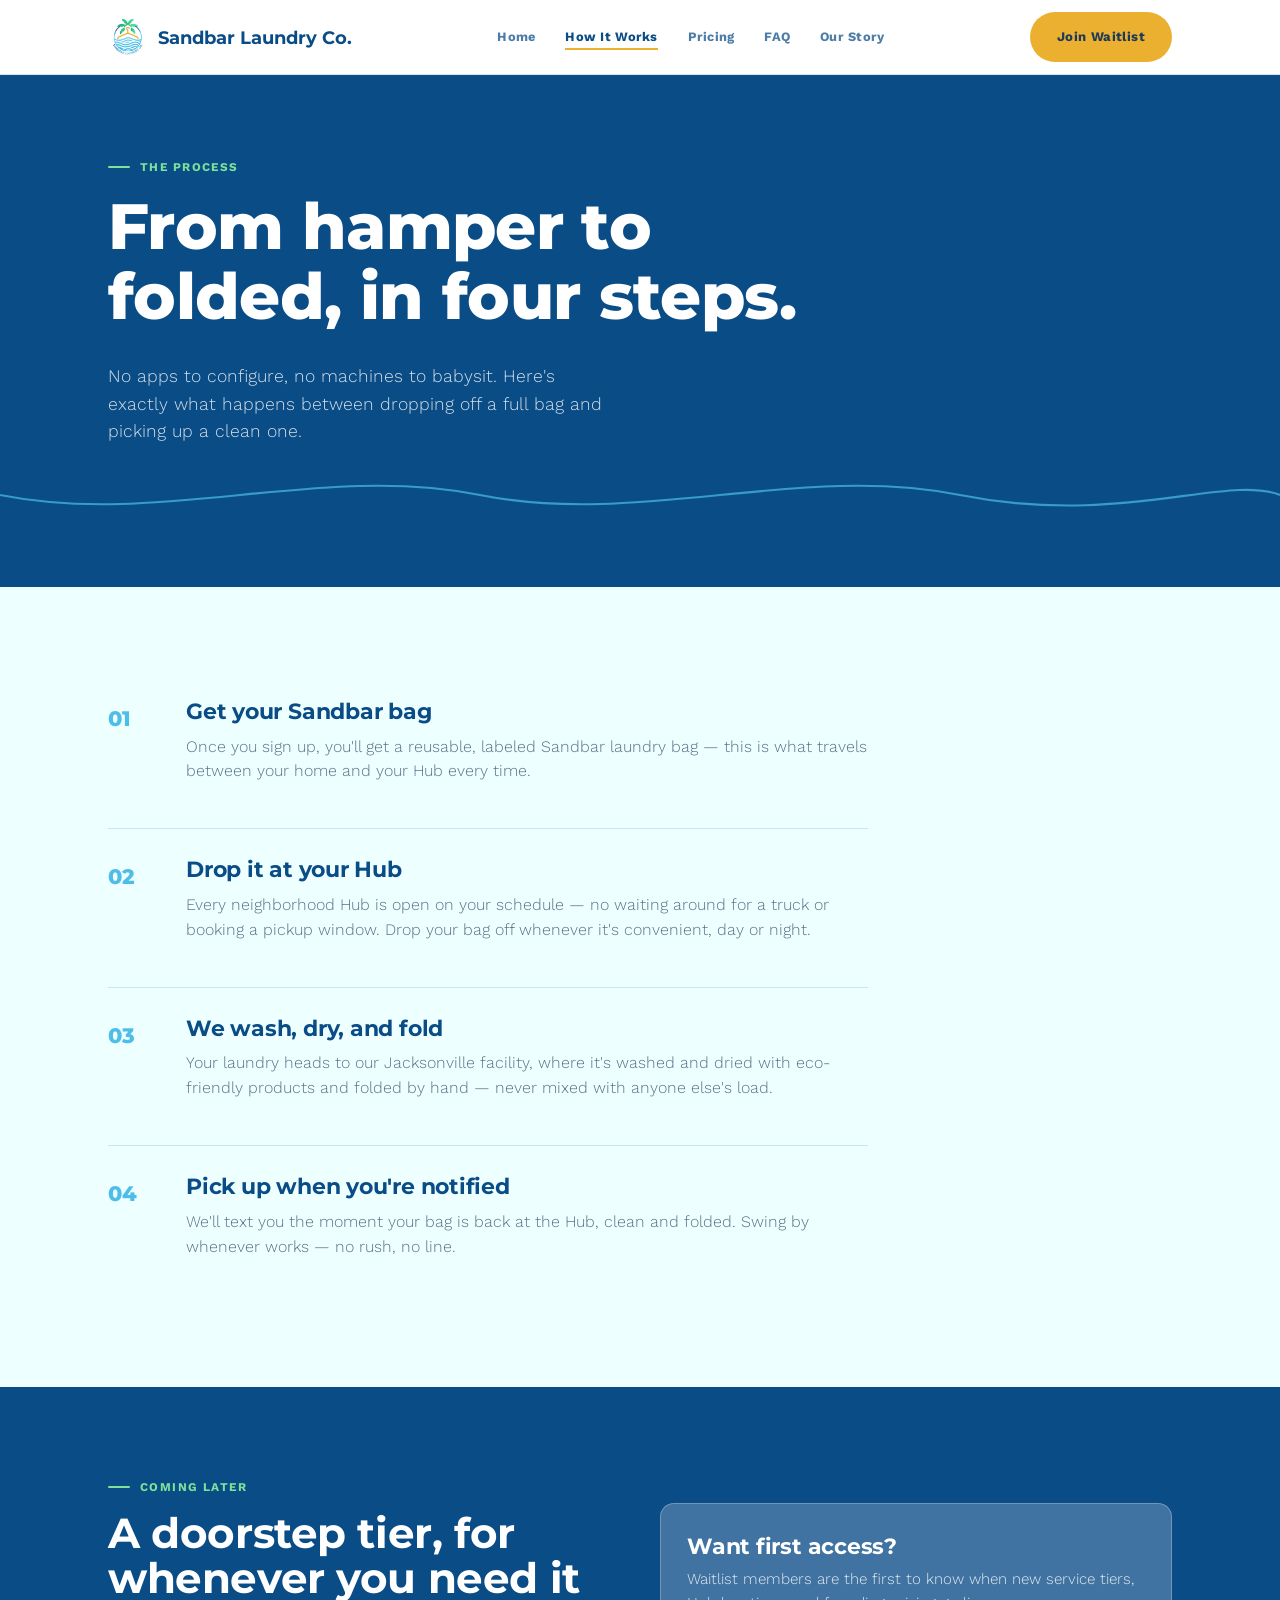
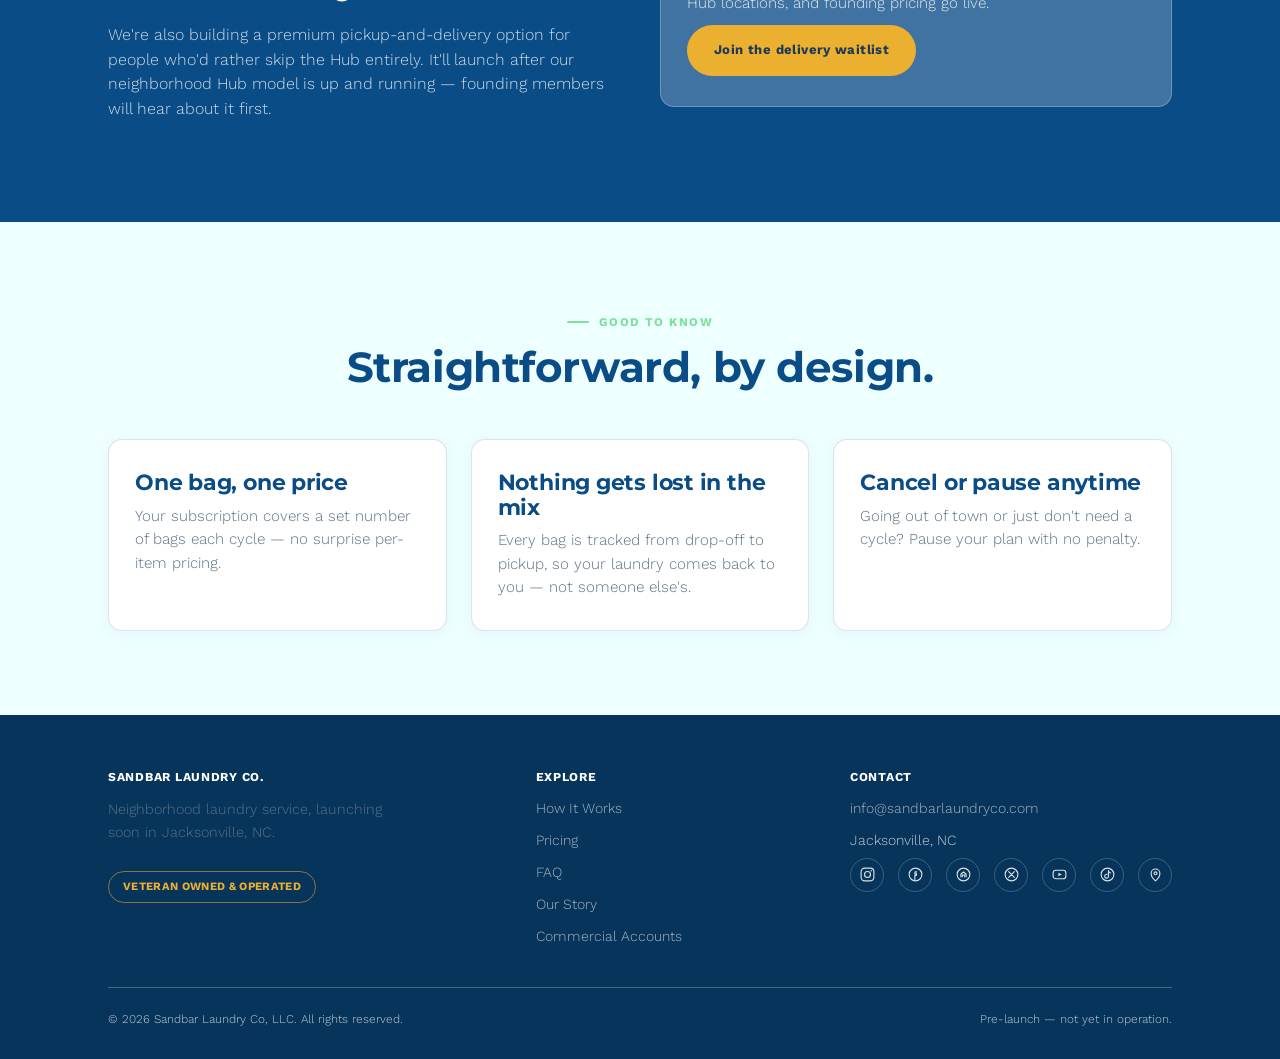
<file: how-it-works.html>
<!DOCTYPE html>
<html lang="en">
<head>
<meta charset="UTF-8">
<meta name="viewport" content="width=device-width, initial-scale=1.0">
<script async src="https://www.googletagmanager.com/gtag/js?id=G-N0R6EFSBZQ"></script>
<script>
  window.dataLayer = window.dataLayer || [];
  function gtag(){dataLayer.push(arguments);}
  gtag('js', new Date());
  gtag('config', 'G-N0R6EFSBZQ');
</script>
<title>How It Works | Sandbar Laundry Co.</title>
<meta name="description" content="Here's exactly how Sandbar Laundry Co. works, from your first drop-off to folded laundry back in your hands.">
<link rel="canonical" href="https://sandbarlaundryco.com/how-it-works.html">
<link rel="icon" type="image/x-icon" href="favicon.ico">
<link rel="icon" type="image/png" sizes="32x32" href="favicon-32.png">
<link rel="icon" type="image/png" sizes="16x16" href="favicon-16.png">
<link rel="apple-touch-icon" sizes="180x180" href="favicon-180.png">
<meta property="og:type" content="website">
<meta property="og:site_name" content="Sandbar Laundry Co.">
<meta property="og:title" content="How It Works | Sandbar Laundry Co.">
<meta property="og:description" content="Here's exactly how Sandbar Laundry Co. works, from your first drop-off to folded laundry back in your hands.">
<meta property="og:url" content="https://sandbarlaundryco.com/how-it-works.html">
<meta property="og:image" content="https://sandbarlaundryco.com/og-image.png">
<meta property="og:image:width" content="1200">
<meta property="og:image:height" content="630">
<meta name="twitter:card" content="summary_large_image">
<meta name="twitter:title" content="How It Works | Sandbar Laundry Co.">
<meta name="twitter:description" content="Here's exactly how Sandbar Laundry Co. works, from your first drop-off to folded laundry back in your hands.">
<meta name="twitter:image" content="https://sandbarlaundryco.com/og-image.png">
<link rel="preconnect" href="https://fonts.googleapis.com">
<link rel="preconnect" href="https://fonts.gstatic.com" crossorigin>
<link href="https://fonts.googleapis.com/css2?family=Montserrat:wght@500;700;800&family=Work+Sans:wght@300;400;500;700&display=swap" rel="stylesheet">
<link rel="stylesheet" href="style.css">
</head>
<body>

<header class="site-nav">
  <nav class="nav-inner">
    <a href="index.html" class="brand">
      <span class="brand-mark"><img src="logo.png" alt="Sandbar Laundry Co. logo" width="40" height="40"></span>
      Sandbar Laundry Co.
    </a>
    <button class="nav-toggle" aria-label="Toggle navigation" aria-expanded="false">☰</button>
    <ul class="nav-links">
      <li><a href="index.html">Home</a></li>
      <li><a href="how-it-works.html" aria-current="page">How It Works</a></li>
      <li><a href="pricing.html">Pricing</a></li>
      <li><a href="faq.html">FAQ</a></li>
      <li><a href="about.html">Our Story</a></li>
    </ul>
    <a href="index.html#waitlist" class="btn btn-primary nav-cta">Join Waitlist</a>
  </nav>
</header>

<section class="hero" style="padding-bottom: 60px;">
  <div class="wrap">
    <span class="eyebrow">The process</span>
    <h1 style="max-width: 16ch;">From hamper to folded, in four steps.</h1>
    <p class="lede">No apps to configure, no machines to babysit. Here's exactly what happens between dropping off a full bag and picking up a clean one.</p>
  </div>
  <svg class="tideline" viewBox="0 0 1200 60" preserveAspectRatio="none" aria-hidden="true">
    <path d="M0,30 C150,60 300,0 450,30 C600,60 750,0 900,30 C1050,60 1150,10 1200,30" />
  </svg>
</section>

<section class="section-sand">
  <div class="wrap">
    <div class="steps" style="max-width: 760px;">
      <div class="step">
        <span class="step-index">01</span>
        <div>
          <h3>Get your Sandbar bag</h3>
          <p>Once you sign up, you'll get a reusable, labeled Sandbar laundry bag — this is what travels between your home and your Hub every time.</p>
        </div>
      </div>
      <div class="step">
        <span class="step-index">02</span>
        <div>
          <h3>Drop it at your Hub</h3>
          <p>Every neighborhood Hub is open on your schedule — no waiting around for a truck or booking a pickup window. Drop your bag off whenever it's convenient, day or night.</p>
        </div>
      </div>
      <div class="step">
        <span class="step-index">03</span>
        <div>
          <h3>We wash, dry, and fold</h3>
          <p>Your laundry heads to our Jacksonville facility, where it's washed and dried with eco-friendly products and folded by hand — never mixed with anyone else's load.</p>
        </div>
      </div>
      <div class="step">
        <span class="step-index">04</span>
        <div>
          <h3>Pick up when you're notified</h3>
          <p>We'll text you the moment your bag is back at the Hub, clean and folded. Swing by whenever works — no rush, no line.</p>
        </div>
      </div>
    </div>
  </div>
</section>

<section class="section-navy">
  <div class="wrap two-col">
    <div>
      <span class="eyebrow">Coming later</span>
      <h2>A doorstep tier, for whenever you need it</h2>
      <p>We're also building a premium pickup-and-delivery option for people who'd rather skip the Hub entirely. It'll launch after our neighborhood Hub model is up and running — founding members will hear about it first.</p>
    </div>
    <div class="stamp-card">
      <h3>Want first access?</h3>
      <p>Waitlist members are the first to know when new service tiers, Hub locations, and founding pricing go live.</p>
      <a href="pricing.html#delivery-waitlist" class="btn btn-primary" style="margin-top: 10px;">Join the delivery waitlist</a>
    </div>
  </div>
</section>

<section class="section-sand">
  <div class="wrap">
    <div class="section-head center">
      <span class="eyebrow">Good to know</span>
      <h2>Straightforward, by design.</h2>
    </div>
    <div class="card-grid cols-3">
      <div class="stamp-card">
        <h3>One bag, one price</h3>
        <p>Your subscription covers a set number of bags each cycle — no surprise per-item pricing.</p>
      </div>
      <div class="stamp-card">
        <h3>Nothing gets lost in the mix</h3>
        <p>Every bag is tracked from drop-off to pickup, so your laundry comes back to you — not someone else's.</p>
      </div>
      <div class="stamp-card">
        <h3>Cancel or pause anytime</h3>
        <p>Going out of town or just don't need a cycle? Pause your plan with no penalty.</p>
      </div>
    </div>
  </div>
</section>

<footer class="site-footer">
  <div class="wrap">
    <div class="footer-grid">
      <div>
        <h4>Sandbar Laundry Co.</h4>
        <p style="max-width: 34ch; font-size: 0.9rem;">Neighborhood laundry service, launching soon in Jacksonville, NC.</p>
        <span class="tag-pill-dark">Veteran Owned &amp; Operated</span>
      </div>
      <div>
        <h4>Explore</h4>
        <ul>
          <li><a href="how-it-works.html">How It Works</a></li>
          <li><a href="pricing.html">Pricing</a></li>
          <li><a href="faq.html">FAQ</a></li>
          <li><a href="about.html">Our Story</a></li>
          <li><a href="commercial.html">Commercial Accounts</a></li>
        </ul>
      </div>
      <div>
        <h4>Contact</h4>
        <ul>
          <li><a href="mailto:info@sandbarlaundryco.com">info@sandbarlaundryco.com</a></li>
          <li>Jacksonville, NC</li>
        </ul>
        <div class="social-links">
          <a href="https://www.instagram.com/sandbarlaundryco" target="_blank" rel="noopener" aria-label="Sandbar Laundry Co. on Instagram">
            <svg viewBox="0 0 24 24" fill="none" stroke="currentColor" stroke-width="1.6" stroke-linecap="round" stroke-linejoin="round" aria-hidden="true">
              <rect x="3" y="3" width="18" height="18" rx="5"/>
              <circle cx="12" cy="12" r="4.2"/>
              <circle cx="17.3" cy="6.7" r="1.1" fill="currentColor" stroke="none"/>
            </svg>
          </a>
          <a href="https://www.facebook.com/sandbarlaundryco" target="_blank" rel="noopener" aria-label="Sandbar Laundry Co. on Facebook">
            <svg viewBox="0 0 24 24" fill="none" stroke="currentColor" stroke-width="1.6" stroke-linecap="round" stroke-linejoin="round" aria-hidden="true">
              <circle cx="12" cy="12" r="9"/>
              <path d="M13.6 8.3h-1.3c-.7 0-1.2.5-1.2 1.2v1.6h2.4l-.3 2.1h-2.1V19" fill="none"/>
            </svg>
          </a>
          <a href="https://nextdoor.com/page/sandbar-laundry-co-jacksonville-nc" target="_blank" rel="noopener" aria-label="Sandbar Laundry Co. on Nextdoor">
            <svg viewBox="0 0 24 24" fill="none" stroke="currentColor" stroke-width="1.6" stroke-linecap="round" stroke-linejoin="round" aria-hidden="true">
              <circle cx="12" cy="12" r="9"/>
              <path d="M8.4 15.3v-4.1l3.6-2.7 3.6 2.7v4.1"/>
              <path d="M10.2 15.3v-2.6h3.6v2.6"/>
            </svg>
          </a>
          <a href="https://x.com/sandbarlaundry" target="_blank" rel="noopener" aria-label="Sandbar Laundry Co. on X">
            <svg viewBox="0 0 24 24" fill="none" stroke="currentColor" stroke-width="1.6" stroke-linecap="round" stroke-linejoin="round" aria-hidden="true">
              <circle cx="12" cy="12" r="9"/>
              <path d="M8 8l8 8M16 8l-8 8"/>
            </svg>
          </a>
          <a href="https://www.youtube.com/@sandbarlaundryco" target="_blank" rel="noopener" aria-label="Sandbar Laundry Co. on YouTube">
            <svg viewBox="0 0 24 24" fill="none" stroke="currentColor" stroke-width="1.6" stroke-linecap="round" stroke-linejoin="round" aria-hidden="true">
              <rect x="3" y="6" width="18" height="12" rx="4"/>
              <path d="M10.3 9.6l5 2.4-5 2.4z" fill="currentColor" stroke="none"/>
            </svg>
          </a>
          <a href="https://www.tiktok.com/@sandbarlaundryco" target="_blank" rel="noopener" aria-label="Sandbar Laundry Co. on TikTok">
            <svg viewBox="0 0 24 24" fill="none" stroke="currentColor" stroke-width="1.6" stroke-linecap="round" stroke-linejoin="round" aria-hidden="true">
              <circle cx="12" cy="12" r="9"/>
              <path d="M13.4 6.8v7.6a2.7 2.7 0 1 1-2.1-2.63"/>
              <path d="M13.4 6.8c.3 1.7 1.5 2.8 3.1 3"/>
            </svg>
          </a>
          <a href="https://share.google/N1tK1BpZKQQRyxhbU" target="_blank" rel="noopener" aria-label="Sandbar Laundry Co. on Google">
            <svg viewBox="0 0 24 24" fill="none" stroke="currentColor" stroke-width="1.6" stroke-linecap="round" stroke-linejoin="round" aria-hidden="true">
              <path d="M12 21s-6.2-5.4-6.2-10.5A6.2 6.2 0 0 1 18.2 10.5C18.2 15.6 12 21 12 21z"/>
              <circle cx="12" cy="10.3" r="2.1"/>
            </svg>
          </a>
        </div>
      </div>
    </div>
    <div class="footer-bottom">
      <span>© 2026 Sandbar Laundry Co, LLC. All rights reserved.</span>
      <span>Pre-launch — not yet in operation.</span>
    </div>
  </div>
</footer>

<script src="main.js"></script>
</body>
</html>
</file>
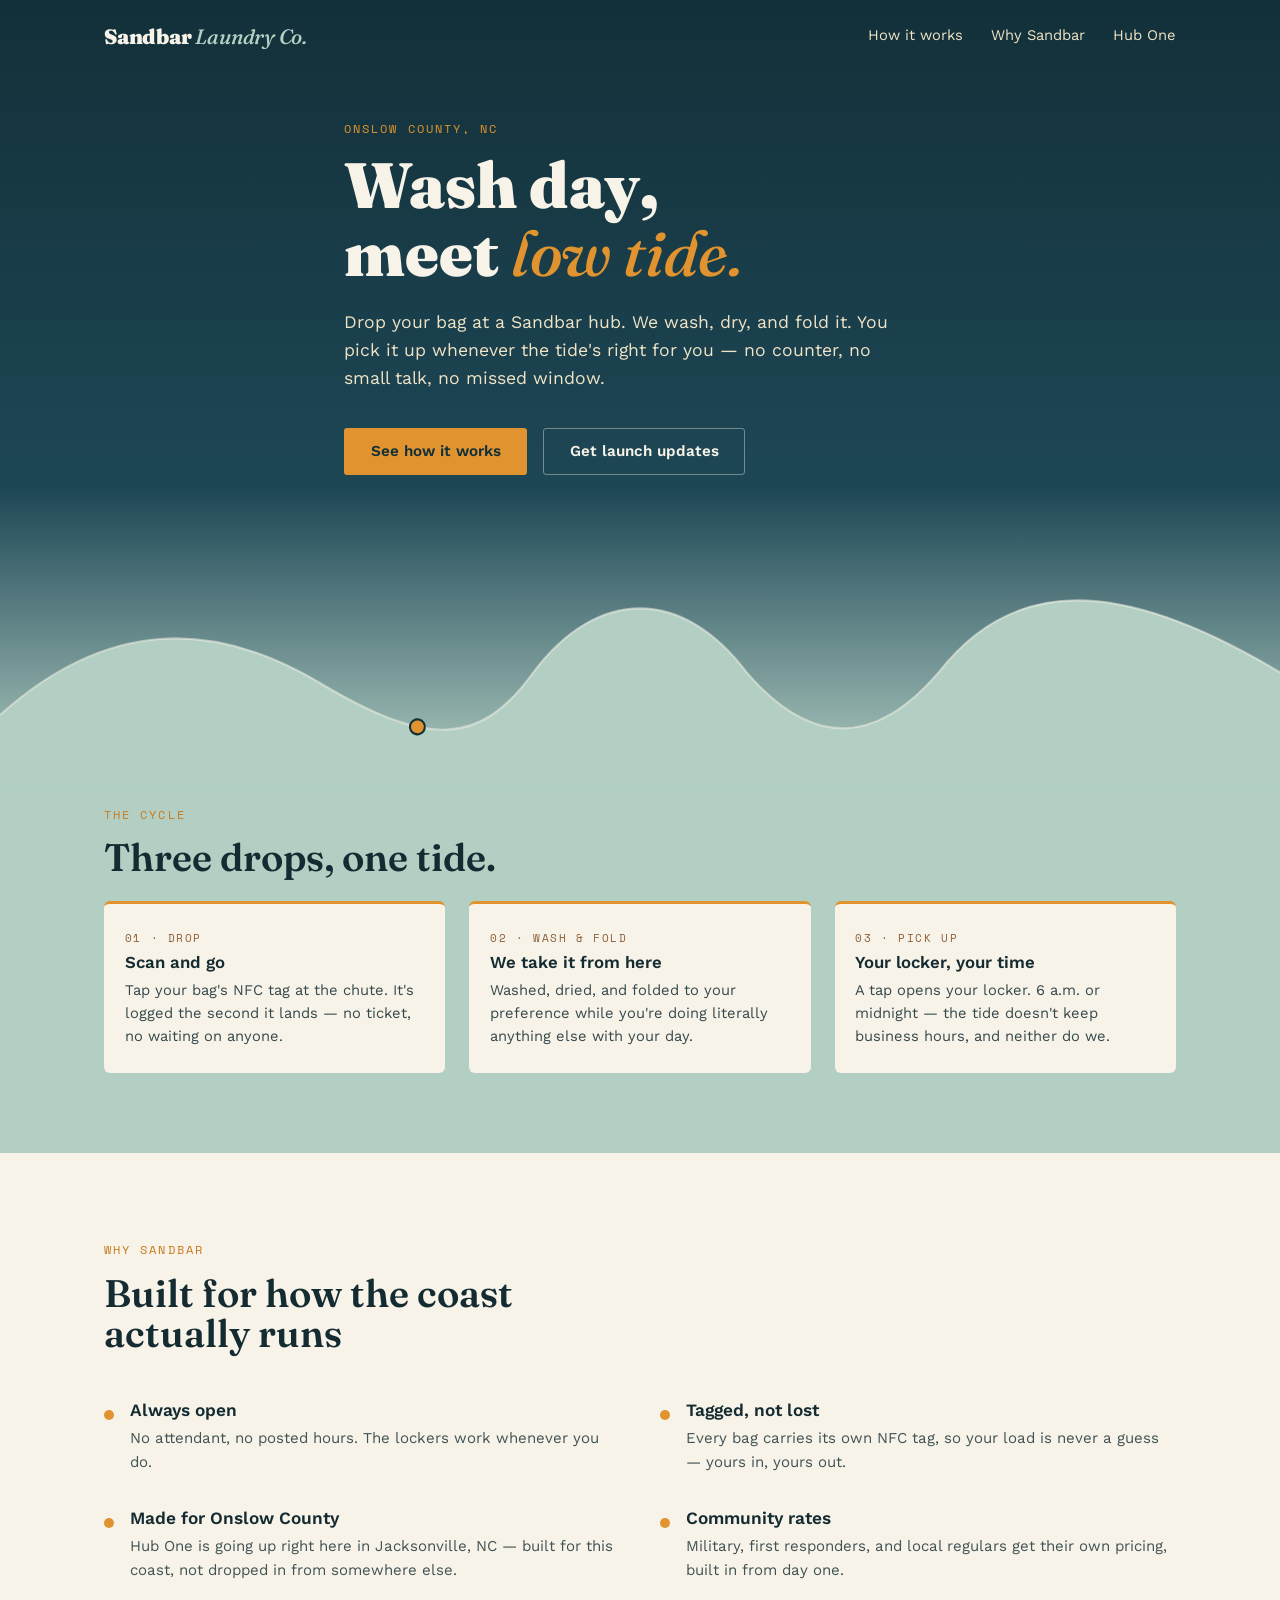
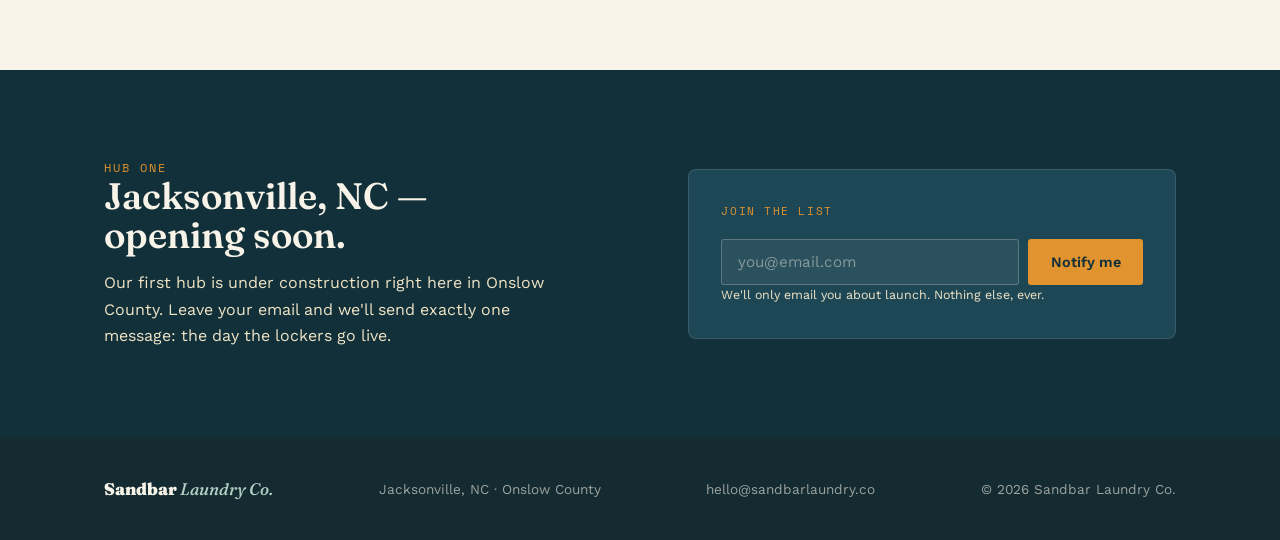
<file: index1.html>
<!DOCTYPE html>
<html lang="en">
<head>
<!-- Google tag (gtag.js) -->
<script async src="https://www.googletagmanager.com/gtag/js?id=G-253CK4H214"></script>
<script>
  window.dataLayer = window.dataLayer || [];
  function gtag(){dataLayer.push(arguments);}
  gtag('js', new Date());
  gtag('config', 'G-253CK4H214');
</script>
<meta charset="UTF-8">
<meta name="viewport" content="width=device-width, initial-scale=1.0">
<title>Sandbar Laundry Co. — Jacksonville, NC</title>
<link rel="preconnect" href="https://fonts.googleapis.com">
<link rel="preconnect" href="https://fonts.gstatic.com" crossorigin>
<link href="https://fonts.googleapis.com/css2?family=Fraunces:ital,opsz,wght@0,9..144,400;0,9..144,600;0,9..144,900;1,9..144,500&family=Work+Sans:wght@400;500;600&family=Space+Mono:wght@400;700&display=swap" rel="stylesheet">
<style>
  :root{
    --ink:#142B31;
    --navy:#1E4756;
    --navy-deep:#123039;
    --sand:#E8D9B5;
    --sand-light:#F0E4C6;
    --foam:#B3CFC3;
    --marker:#E0932E;
    --marker-dark:#C77A1E;
    --rope:#8C5E39;
    --paper:#F7F3E8;
    --max:1120px;
  }
  *{box-sizing:border-box;}
  html{scroll-behavior:smooth;}
  body{
    margin:0;
    font-family:'Work Sans', sans-serif;
    color:var(--ink);
    background:var(--paper);
    -webkit-font-smoothing:antialiased;
  }
  h1,h2,h3{
    font-family:'Fraunces', serif;
    margin:0;
    line-height:1.05;
  }
  .eyebrow{
    font-family:'Space Mono', monospace;
    font-size:0.72rem;
    letter-spacing:0.18em;
    text-transform:uppercase;
    color:var(--marker-dark);
    margin:0 0 0.9rem 0;
  }
  .eyebrow.on-dark{ color:var(--marker); }
  a{ color:inherit; }
  img,svg{ max-width:100%; display:block; }
  button{ font-family:inherit; cursor:pointer; }

  :focus-visible{
    outline:3px solid var(--marker);
    outline-offset:3px;
  }

  .wrap{
    max-width:var(--max);
    margin:0 auto;
    padding:0 1.5rem;
  }

  /* ---------- Header ---------- */
  .site-header{
    position:absolute;
    top:0; left:0; right:0;
    z-index:10;
    padding:1.5rem 0;
  }
  .site-header .wrap{
    display:flex;
    align-items:center;
    justify-content:space-between;
    flex-wrap:wrap;
    gap:0.75rem;
  }
  .logo{
    font-family:'Fraunces', serif;
    font-weight:900;
    font-size:1.3rem;
    color:var(--paper);
    letter-spacing:-0.01em;
    text-decoration:none;
  }
  .logo span{ font-style:italic; font-weight:500; color:var(--foam); }
  .site-header nav{
    display:flex;
    gap:1.75rem;
    font-size:0.92rem;
  }
  .site-header nav a{
    text-decoration:none;
    color:var(--sand-light);
    border-bottom:1px solid transparent;
    padding-bottom:2px;
    transition:border-color .2s ease, color .2s ease;
  }
  .site-header nav a:hover{ border-color:var(--marker); color:var(--paper); }

  /* ---------- Hero ---------- */
  .hero{
    position:relative;
    background:linear-gradient(180deg, var(--navy-deep) 0%, var(--navy) 62%, var(--foam) 100%);
    padding:7.5rem 0 0;
    overflow:hidden;
    color:var(--paper);
  }
  .hero-inner{
    max-width:640px;
    padding-bottom:5rem;
  }
  .hero h1{
    font-size:clamp(2.4rem, 6vw, 4rem);
    color:var(--paper);
    font-weight:900;
  }
  .hero h1 em{
    font-style:italic;
    font-weight:500;
    color:var(--marker);
  }
  .hero p.sub{
    margin:1.4rem 0 2.2rem;
    font-size:1.1rem;
    line-height:1.6;
    color:var(--sand-light);
    max-width:52ch;
  }
  .cta-row{
    display:flex;
    gap:1rem;
    flex-wrap:wrap;
  }
  .btn{
    display:inline-block;
    padding:0.85rem 1.6rem;
    border-radius:3px;
    font-weight:600;
    font-size:0.95rem;
    text-decoration:none;
    border:1.5px solid transparent;
    transition:transform .15s ease, background .2s ease, color .2s ease;
  }
  .btn:hover{ transform:translateY(-2px); }
  .btn-primary{
    background:var(--marker);
    color:var(--navy-deep);
  }
  .btn-primary:hover{ background:#EDA24E; }
  .btn-ghost{
    background:transparent;
    border-color:rgba(247,243,232,0.4);
    color:var(--paper);
  }
  .btn-ghost:hover{ border-color:var(--paper); }

  /* Tide curve sitting at the base of the hero, bleeding into the next section */
  .tide-wrap{
    position:relative;
    line-height:0;
  }
  .tide-wrap svg{ width:100%; height:auto; display:block; }

  /* ---------- How it works ---------- */
  .how{
    background:var(--foam);
    padding:0 0 5rem;
  }
  .how-head{ padding:1rem 0 3rem; max-width:46ch; }
  .how-head h2{ font-size:clamp(1.8rem, 4vw, 2.4rem); font-weight:600; }

  .tide-labels{
    display:grid;
    grid-template-columns:repeat(3, 1fr);
    gap:1.5rem;
    margin-top:-1.5rem;
  }
  .tide-label{
    background:var(--paper);
    border-radius:6px;
    padding:1.4rem 1.3rem 1.6rem;
    border-top:3px solid var(--marker);
  }
  .tide-label .step-mono{
    font-family:'Space Mono', monospace;
    font-size:0.7rem;
    letter-spacing:0.14em;
    color:var(--rope);
  }
  .tide-label h3{
    font-family:'Work Sans', sans-serif;
    font-weight:600;
    font-size:1.05rem;
    margin:0.5rem 0 0.5rem;
  }
  .tide-label p{
    margin:0;
    font-size:0.92rem;
    line-height:1.55;
    color:var(--ink);
    opacity:0.85;
  }

  /* ---------- Why ---------- */
  .why{
    background:var(--paper);
    padding:5.5rem 0;
  }
  .why-head{ max-width:50ch; margin-bottom:3rem; }
  .why-head h2{ font-size:clamp(1.8rem, 4vw, 2.4rem); font-weight:600; }
  .feature-grid{
    display:grid;
    grid-template-columns:repeat(2, 1fr);
    gap:2.2rem 2.5rem;
  }
  .feature{
    display:flex;
    gap:1rem;
    align-items:flex-start;
  }
  .feature .mark{
    flex:none;
    width:10px; height:10px;
    border-radius:50%;
    background:var(--marker);
    margin-top:0.55rem;
  }
  .feature h3{
    font-family:'Work Sans', sans-serif;
    font-weight:600;
    font-size:1.08rem;
    margin:0 0 0.4rem;
  }
  .feature p{
    margin:0;
    font-size:0.94rem;
    line-height:1.6;
    color:var(--ink);
    opacity:0.8;
  }

  /* ---------- Hub ---------- */
  .hub{
    background:var(--navy-deep);
    color:var(--paper);
    padding:5.5rem 0;
  }
  .hub-inner{
    display:grid;
    grid-template-columns:1.1fr 1fr;
    gap:3rem;
    align-items:center;
  }
  .hub h2{
    font-size:clamp(1.8rem, 4vw, 2.3rem);
    font-weight:600;
    margin-bottom:1rem;
  }
  .hub p{
    color:var(--sand-light);
    line-height:1.65;
    max-width:48ch;
    margin:0 0 0;
  }
  .hub-card{
    background:var(--navy);
    border:1px solid rgba(247,243,232,0.12);
    border-radius:8px;
    padding:2rem;
  }
  .hub-card .step-mono{
    font-family:'Space Mono', monospace;
    font-size:0.7rem;
    letter-spacing:0.14em;
    color:var(--marker);
    display:block;
    margin-bottom:0.7rem;
  }
  .hub-form{
    display:flex;
    gap:0.6rem;
    margin-top:1.3rem;
    flex-wrap:wrap;
  }
  .hub-form input[type="email"]{
    flex:1 1 200px;
    padding:0.8rem 1rem;
    border-radius:3px;
    border:1px solid rgba(247,243,232,0.25);
    background:rgba(247,243,232,0.06);
    color:var(--paper);
    font-family:'Work Sans', sans-serif;
    font-size:0.95rem;
  }
  .hub-form input[type="email"]::placeholder{ color:rgba(247,243,232,0.45); }
  .hub-form button{
    flex:none;
    padding:0.8rem 1.4rem;
    border:none;
    border-radius:3px;
    background:var(--marker);
    color:var(--navy-deep);
    font-weight:600;
    font-size:0.9rem;
    transition:background .2s ease;
  }
  .hub-form button:hover{ background:#EDA24E; }
  .hub-note{
    font-size:0.78rem;
    color:rgba(247,243,232,0.55);
    margin-top:0.7rem;
  }
  .hub-confirm{
    margin-top:1rem;
    font-size:0.88rem;
    color:var(--foam);
    display:none;
  }
  .hub-confirm.show{ display:block; }
  .hp-field{ position:absolute; left:-9999px; }

  /* ---------- Footer ---------- */
  footer{
    background:var(--ink);
    color:rgba(247,243,232,0.6);
    padding:2.6rem 0;
    font-size:0.85rem;
  }
  .footer-inner{
    display:flex;
    justify-content:space-between;
    align-items:center;
    flex-wrap:wrap;
    gap:1rem;
  }
  .footer-logo{
    font-family:'Fraunces', serif;
    font-weight:900;
    color:var(--paper);
    font-size:1.05rem;
  }
  .footer-logo span{ font-style:italic; font-weight:500; color:var(--foam); }
  footer a{ text-decoration:none; color:inherit; }
  footer a:hover{ color:var(--paper); }

  @media (max-width: 900px){
    .site-header nav{ display:none; }
    .hub-inner{ grid-template-columns:1fr; }
    .feature-grid{ grid-template-columns:1fr; }
  }
  @media (max-width: 640px){
    .tide-labels{ grid-template-columns:1fr; }
    .hero{ padding-top:6.5rem; }
    .cta-row{ flex-direction:column; align-items:flex-start; }
  }

  @media (prefers-reduced-motion: reduce){
    html{ scroll-behavior:auto; }
  }
</style>
</head>
<body>

<header class="site-header">
  <div class="wrap">
    <a href="#top" class="logo">Sandbar <span>Laundry Co.</span></a>
    <nav>
      <a href="#how">How it works</a>
      <a href="#why">Why Sandbar</a>
      <a href="#hub">Hub One</a>
    </nav>
  </div>
</header>

<main id="top">

  <section class="hero">
    <div class="wrap hero-inner">
      <p class="eyebrow on-dark">Onslow County, NC</p>
      <h1>Wash day,<br>meet <em>low tide.</em></h1>
      <p class="sub">Drop your bag at a Sandbar hub. We wash, dry, and fold it. You pick it up whenever the tide's right for you — no counter, no small talk, no missed window.</p>
      <div class="cta-row">
        <a href="#how" class="btn btn-primary">See how it works</a>
        <a href="#hub" class="btn btn-ghost">Get launch updates</a>
      </div>
    </div>

    <div class="tide-wrap" aria-hidden="true">
      <svg viewBox="0 0 1200 220" preserveAspectRatio="none" xmlns="http://www.w3.org/2000/svg">
        <path id="tideCurve" d="M0,150 C100,60 200,60 300,120 C400,180 450,180 500,110 C560,30 640,30 700,110 C760,180 820,180 880,110 C950,20 1050,20 1200,110 L1200,220 L0,220 Z" fill="#B3CFC3"/>
        <path d="M0,150 C100,60 200,60 300,120 C400,180 450,180 500,110 C560,30 640,30 700,110 C760,180 820,180 880,110 C950,20 1050,20 1200,110" fill="none" stroke="#F7F3E8" stroke-width="2" stroke-opacity="0.5"/>
        <circle id="tideDot" r="7" fill="#E0932E" stroke="#123039" stroke-width="2">
          <animateMotion id="tideMotion" dur="9s" repeatCount="indefinite" rotate="auto">
            <mpath href="#tideCurve"/>
          </animateMotion>
        </circle>
      </svg>
    </div>
  </section>

  <section class="how" id="how">
    <div class="wrap">
      <div class="how-head">
        <p class="eyebrow">The cycle</p>
        <h2>Three drops, one tide.</h2>
      </div>
      <div class="tide-labels">
        <div class="tide-label">
          <span class="step-mono">01 · DROP</span>
          <h3>Scan and go</h3>
          <p>Tap your bag's NFC tag at the chute. It's logged the second it lands — no ticket, no waiting on anyone.</p>
        </div>
        <div class="tide-label">
          <span class="step-mono">02 · WASH &amp; FOLD</span>
          <h3>We take it from here</h3>
          <p>Washed, dried, and folded to your preference while you're doing literally anything else with your day.</p>
        </div>
        <div class="tide-label">
          <span class="step-mono">03 · PICK UP</span>
          <h3>Your locker, your time</h3>
          <p>A tap opens your locker. 6 a.m. or midnight — the tide doesn't keep business hours, and neither do we.</p>
        </div>
      </div>
    </div>
  </section>

  <section class="why" id="why">
    <div class="wrap">
      <div class="why-head">
        <p class="eyebrow">Why Sandbar</p>
        <h2>Built for how the coast actually runs</h2>
      </div>
      <div class="feature-grid">
        <div class="feature">
          <span class="mark"></span>
          <div>
            <h3>Always open</h3>
            <p>No attendant, no posted hours. The lockers work whenever you do.</p>
          </div>
        </div>
        <div class="feature">
          <span class="mark"></span>
          <div>
            <h3>Tagged, not lost</h3>
            <p>Every bag carries its own NFC tag, so your load is never a guess — yours in, yours out.</p>
          </div>
        </div>
        <div class="feature">
          <span class="mark"></span>
          <div>
            <h3>Made for Onslow County</h3>
            <p>Hub One is going up right here in Jacksonville, NC — built for this coast, not dropped in from somewhere else.</p>
          </div>
        </div>
        <div class="feature">
          <span class="mark"></span>
          <div>
            <h3>Community rates</h3>
            <p>Military, first responders, and local regulars get their own pricing, built in from day one.</p>
          </div>
        </div>
      </div>
    </div>
  </section>

  <section class="hub" id="hub">
    <div class="wrap hub-inner">
      <div>
        <p class="eyebrow on-dark">Hub One</p>
        <h2>Jacksonville, NC —<br>opening soon.</h2>
        <p>Our first hub is under construction right here in Onslow County. Leave your email and we'll send exactly one message: the day the lockers go live.</p>
      </div>
      <div class="hub-card">
        <span class="step-mono">JOIN THE LIST</span>
        <!-- This form is wired for Netlify Forms. It only captures submissions once
             deployed on Netlify with a custom domain connected. -->
        <form id="hubForm" class="hub-form" name="waitlist" method="POST" data-netlify="true" netlify-honeypot="bot-field">
          <input type="hidden" name="form-name" value="waitlist">
          <p class="hp-field"><label>Leave this field blank: <input name="bot-field"></label></p>
          <input type="email" id="hubEmail" name="email" placeholder="you@email.com" required aria-label="Email address">
          <button type="submit">Notify me</button>
        </form>
        <p class="hub-note">We'll only email you about launch. Nothing else, ever.</p>
        <p class="hub-confirm" id="hubConfirm">You're on the list — see you at low tide.</p>
      </div>
    </div>
  </section>

</main>

<footer>
  <div class="wrap footer-inner">
    <div class="footer-logo">Sandbar <span>Laundry Co.</span></div>
    <div>Jacksonville, NC · Onslow County</div>
    <div><a href="mailto:hello@sandbarlaundry.co">hello@sandbarlaundry.co</a></div>
    <div>© 2026 Sandbar Laundry Co.</div>
  </div>
</footer>

<script>
  // Respect reduced-motion preference: stop the tide dot from animating
  if (window.matchMedia('(prefers-reduced-motion: reduce)').matches) {
    const motion = document.getElementById('tideMotion');
    if (motion) motion.remove();
  }

  // Front-end only "signup" — no backend wired up yet
  const hubForm = document.getElementById('hubForm');
  const hubConfirm = document.getElementById('hubConfirm');
  hubForm.addEventListener('submit', function(e){
    e.preventDefault();
    const data = new URLSearchParams(new FormData(hubForm)).toString();
    fetch('/', {
      method: 'POST',
      headers: { 'Content-Type': 'application/x-www-form-urlencoded' },
      body: data
    }).finally(function(){
      hubForm.style.display = 'none';
      hubConfirm.classList.add('show');
    });
  });
</script>

</body>
</html>
</file>
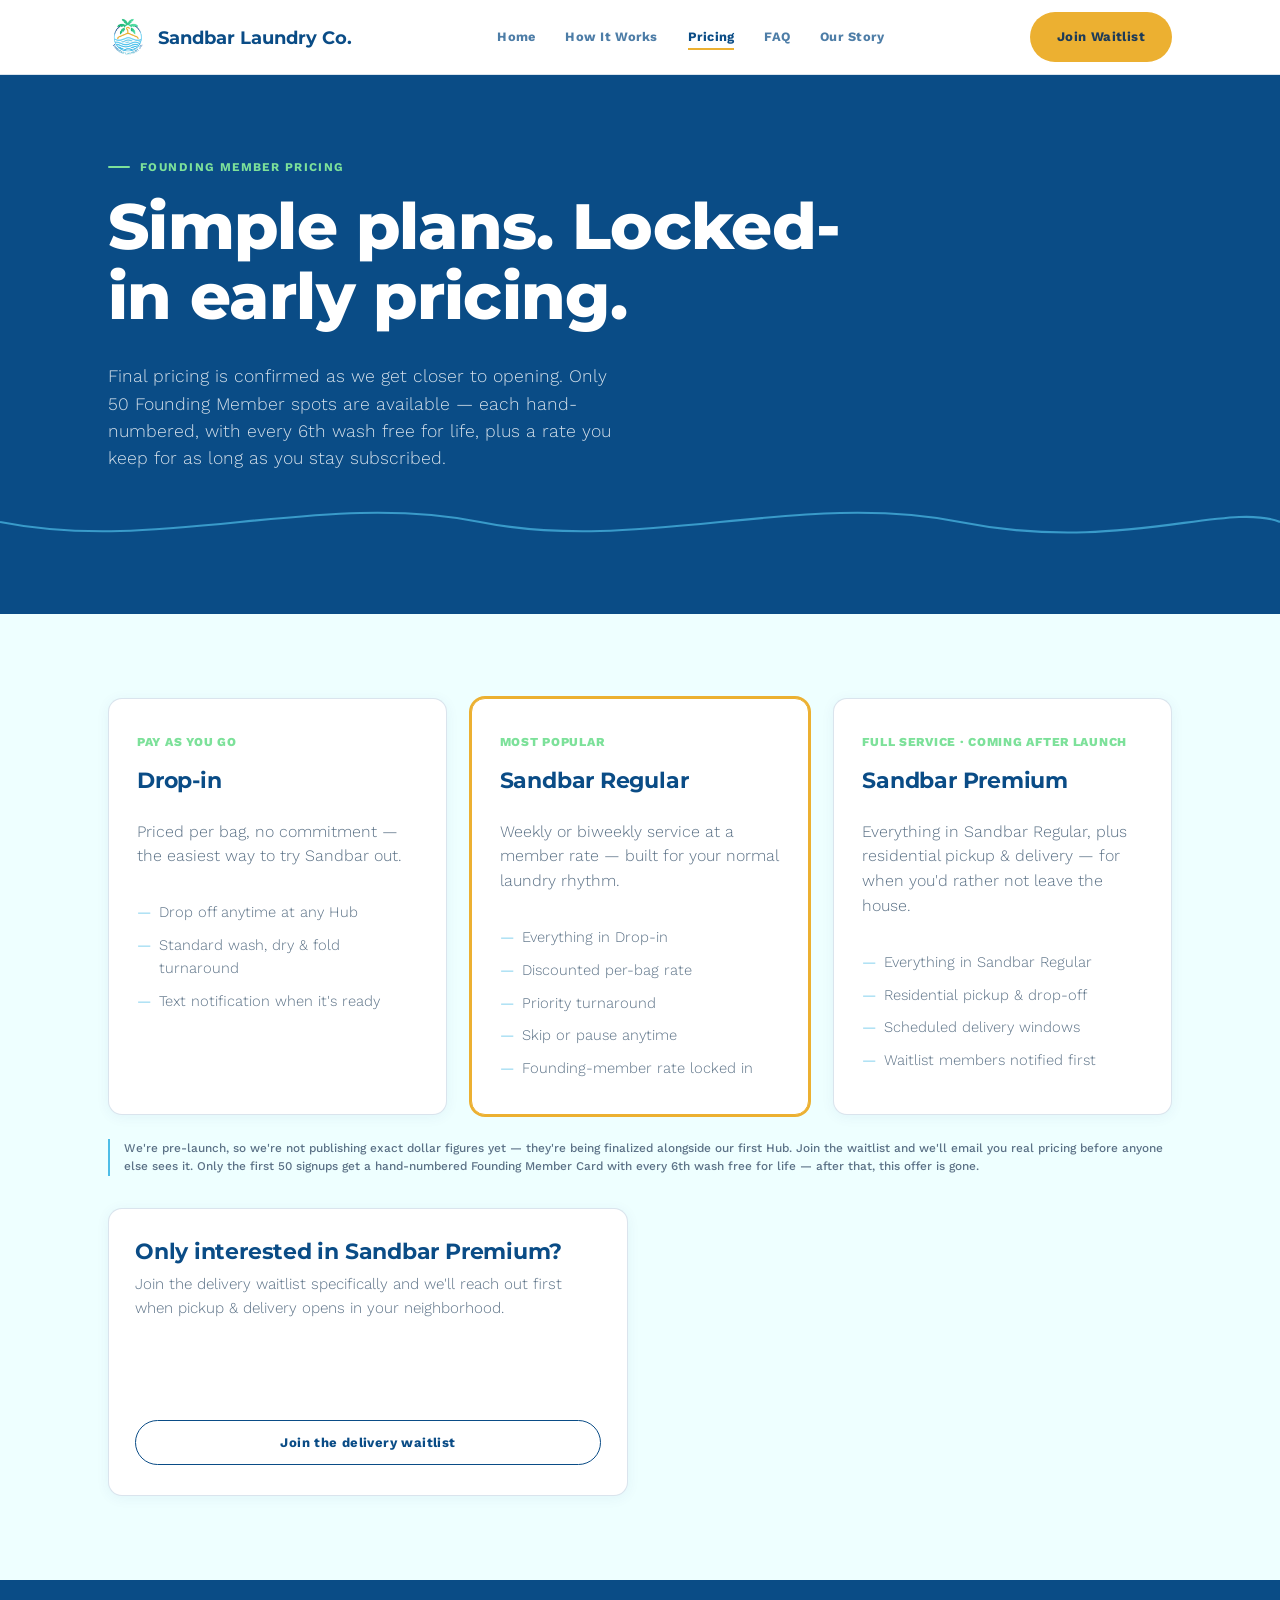
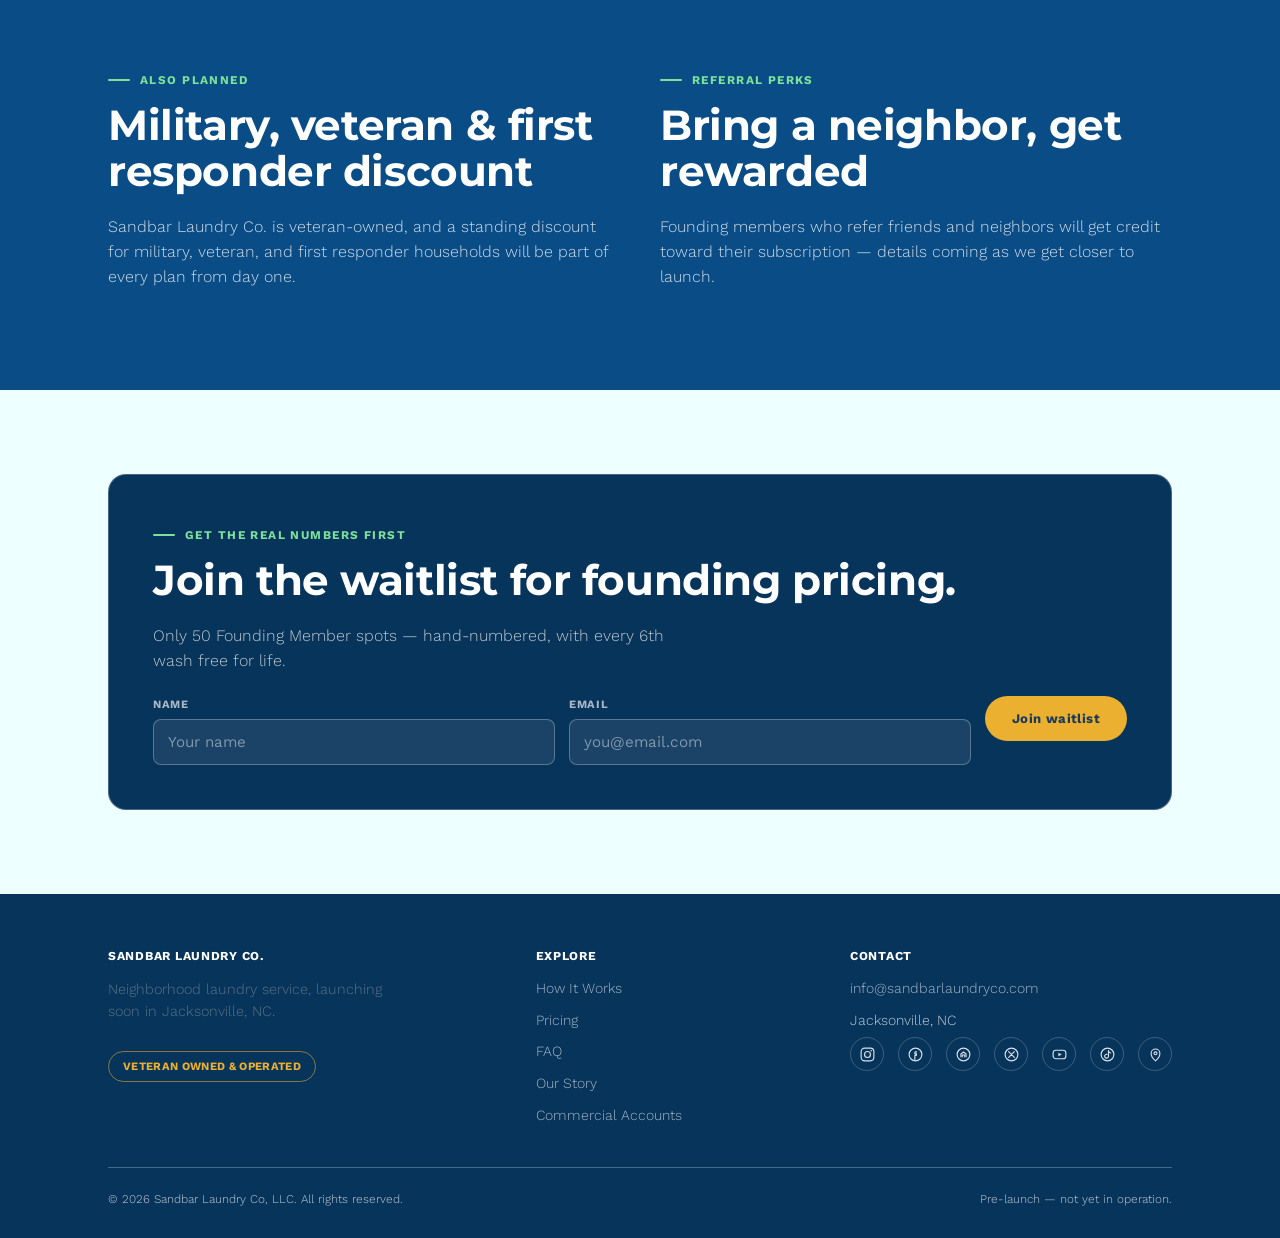
<file: pricing.html>
<!DOCTYPE html>
<html lang="en">
<head>
<meta charset="UTF-8">
<meta name="viewport" content="width=device-width, initial-scale=1.0">
<script async src="https://www.googletagmanager.com/gtag/js?id=G-N0R6EFSBZQ"></script>
<script>
  window.dataLayer = window.dataLayer || [];
  function gtag(){dataLayer.push(arguments);}
  gtag('js', new Date());
  gtag('config', 'G-N0R6EFSBZQ');
</script>
<title>Pricing | Sandbar Laundry Co.</title>
<meta name="description" content="Sandbar Laundry Co. subscription tiers — only 50 Founding Member spots, each with every 6th wash free for life plus locked-in pricing.">
<link rel="canonical" href="https://sandbarlaundryco.com/pricing.html">
<link rel="icon" type="image/x-icon" href="favicon.ico">
<link rel="icon" type="image/png" sizes="32x32" href="favicon-32.png">
<link rel="icon" type="image/png" sizes="16x16" href="favicon-16.png">
<link rel="apple-touch-icon" sizes="180x180" href="favicon-180.png">
<meta property="og:type" content="website">
<meta property="og:site_name" content="Sandbar Laundry Co.">
<meta property="og:title" content="Pricing | Sandbar Laundry Co.">
<meta property="og:description" content="Sandbar Laundry Co. subscription tiers — only 50 Founding Member spots, each with every 6th wash free for life plus locked-in pricing.">
<meta property="og:url" content="https://sandbarlaundryco.com/pricing.html">
<meta property="og:image" content="https://sandbarlaundryco.com/og-image.png">
<meta property="og:image:width" content="1200">
<meta property="og:image:height" content="630">
<meta name="twitter:card" content="summary_large_image">
<meta name="twitter:title" content="Pricing | Sandbar Laundry Co.">
<meta name="twitter:description" content="Sandbar Laundry Co. subscription tiers — only 50 Founding Member spots, each with every 6th wash free for life plus locked-in pricing.">
<meta name="twitter:image" content="https://sandbarlaundryco.com/og-image.png">
<link rel="preconnect" href="https://fonts.googleapis.com">
<link rel="preconnect" href="https://fonts.gstatic.com" crossorigin>
<link href="https://fonts.googleapis.com/css2?family=Montserrat:wght@500;700;800&family=Work+Sans:wght@300;400;500;700&display=swap" rel="stylesheet">
<link rel="stylesheet" href="style.css">
</head>
<body>

<header class="site-nav">
  <nav class="nav-inner">
    <a href="index.html" class="brand">
      <span class="brand-mark"><img src="logo.png" alt="Sandbar Laundry Co. logo" width="40" height="40"></span>
      Sandbar Laundry Co.
    </a>
    <button class="nav-toggle" aria-label="Toggle navigation" aria-expanded="false">☰</button>
    <ul class="nav-links">
      <li><a href="index.html">Home</a></li>
      <li><a href="how-it-works.html">How It Works</a></li>
      <li><a href="pricing.html" aria-current="page">Pricing</a></li>
      <li><a href="faq.html">FAQ</a></li>
      <li><a href="about.html">Our Story</a></li>
    </ul>
    <a href="index.html#waitlist" class="btn btn-primary nav-cta">Join Waitlist</a>
  </nav>
</header>

<section class="hero" style="padding-bottom: 60px;">
  <div class="wrap">
    <span class="eyebrow">Founding member pricing</span>
    <h1 style="max-width: 18ch;">Simple plans. Locked-in early pricing.</h1>
    <p class="lede">Final pricing is confirmed as we get closer to opening. Only 50 Founding Member spots are available &mdash; each hand-numbered, with every 6th wash free for life, plus a rate you keep for as long as you stay subscribed.</p>
  </div>
  <svg class="tideline" viewBox="0 0 1200 60" preserveAspectRatio="none" aria-hidden="true">
    <path d="M0,30 C150,60 300,0 450,30 C600,60 750,0 900,30 C1050,60 1150,10 1200,30" />
  </svg>
</section>

<section class="section-sand">
  <div class="wrap">
    <div class="card-grid cols-3">
      <div class="price-card">
        <span class="price-tag">Pay as you go</span>
        <h3>Drop-in</h3>
        <p>Priced per bag, no commitment — the easiest way to try Sandbar out.</p>
        <ul class="price-list">
          <li>Drop off anytime at any Hub</li>
          <li>Standard wash, dry &amp; fold turnaround</li>
          <li>Text notification when it's ready</li>
        </ul>
      </div>
      <div class="price-card featured">
        <span class="price-tag">Most popular</span>
        <h3>Sandbar Regular</h3>
        <p>Weekly or biweekly service at a member rate — built for your normal laundry rhythm.</p>
        <ul class="price-list">
          <li>Everything in Drop-in</li>
          <li>Discounted per-bag rate</li>
          <li>Priority turnaround</li>
          <li>Skip or pause anytime</li>
          <li>Founding-member rate locked in</li>
        </ul>
      </div>
      <div class="price-card">
        <span class="price-tag">Full service · coming after launch</span>
        <h3>Sandbar Premium</h3>
        <p>Everything in Sandbar Regular, plus residential pickup &amp; delivery — for when you'd rather not leave the house.</p>
        <ul class="price-list">
          <li>Everything in Sandbar Regular</li>
          <li>Residential pickup &amp; drop-off</li>
          <li>Scheduled delivery windows</li>
          <li>Waitlist members notified first</li>
        </ul>
      </div>
    </div>

    <p class="honest-note">We're pre-launch, so we're not publishing exact dollar figures yet — they're being finalized alongside our first Hub. Join the waitlist and we'll email you real pricing before anyone else sees it. Only the first 50 signups get a hand-numbered Founding Member Card with every 6th wash free for life &mdash; after that, this offer is gone.</p>

    <div class="stamp-card" id="delivery-waitlist" style="margin-top: 32px; max-width: 520px;">
      <h3>Only interested in Sandbar Premium?</h3>
      <p>Join the delivery waitlist specifically and we'll reach out first when pickup &amp; delivery opens in your neighborhood.</p>
      <form class="waitlist-form" name="waitlist" method="POST" data-netlify="true" netlify-honeypot="bot-field" data-waitlist-form style="margin-top: 16px;">
        <input type="hidden" name="form-name" value="waitlist">
        <input type="hidden" name="interest" value="delivery">
        <p class="hp-field"><label>Don't fill this out: <input name="bot-field"></label></p>
        <div class="field">
          <label for="delivery-email">Email</label>
          <input id="delivery-email" name="email" type="email" placeholder="you@email.com" required>
        </div>
        <button type="submit" class="btn btn-outline">Join the delivery waitlist</button>
      </form>
      <p class="form-msg" role="status"></p>
    </div>
  </div>
</section>

<section class="section-navy">
  <div class="wrap two-col">
    <div>
      <span class="eyebrow">Also planned</span>
      <h2>Military, veteran &amp; first responder discount</h2>
      <p>Sandbar Laundry Co. is veteran-owned, and a standing discount for military, veteran, and first responder households will be part of every plan from day one.</p>
    </div>
    <div>
      <span class="eyebrow">Referral perks</span>
      <h2>Bring a neighbor, get rewarded</h2>
      <p>Founding members who refer friends and neighbors will get credit toward their subscription — details coming as we get closer to launch.</p>
    </div>
  </div>
</section>

<section class="section-sand" id="waitlist-pricing">
  <div class="wrap">
    <div class="waitlist-panel">
      <span class="eyebrow">Get the real numbers first</span>
      <h2 style="color: var(--paper);">Join the waitlist for founding pricing.</h2>
      <p style="color: rgba(251,248,241,0.75); max-width: 52ch;">Only 50 Founding Member spots — hand-numbered, with every 6th wash free for life.</p>
      <form class="waitlist-form inline" name="waitlist" method="POST" data-netlify="true" netlify-honeypot="bot-field" data-waitlist-form>
        <input type="hidden" name="form-name" value="waitlist">
        <input type="hidden" name="interest" value="general">
        <p class="hp-field"><label>Don't fill this out: <input name="bot-field"></label></p>
        <div class="field">
          <label for="name2">Name</label>
          <input id="name2" name="name" type="text" placeholder="Your name" required>
        </div>
        <div class="field">
          <label for="email2">Email</label>
          <input id="email2" name="email" type="email" placeholder="you@email.com" required>
        </div>
        <button type="submit" class="btn btn-primary">Join waitlist</button>
      </form>
      <p class="form-msg" role="status"></p>
    </div>
  </div>
</section>

<footer class="site-footer">
  <div class="wrap">
    <div class="footer-grid">
      <div>
        <h4>Sandbar Laundry Co.</h4>
        <p style="max-width: 34ch; font-size: 0.9rem;">Neighborhood laundry service, launching soon in Jacksonville, NC.</p>
        <span class="tag-pill-dark">Veteran Owned &amp; Operated</span>
      </div>
      <div>
        <h4>Explore</h4>
        <ul>
          <li><a href="how-it-works.html">How It Works</a></li>
          <li><a href="pricing.html">Pricing</a></li>
          <li><a href="faq.html">FAQ</a></li>
          <li><a href="about.html">Our Story</a></li>
          <li><a href="commercial.html">Commercial Accounts</a></li>
        </ul>
      </div>
      <div>
        <h4>Contact</h4>
        <ul>
          <li><a href="mailto:info@sandbarlaundryco.com">info@sandbarlaundryco.com</a></li>
          <li>Jacksonville, NC</li>
        </ul>
        <div class="social-links">
          <a href="https://www.instagram.com/sandbarlaundryco" target="_blank" rel="noopener" aria-label="Sandbar Laundry Co. on Instagram">
            <svg viewBox="0 0 24 24" fill="none" stroke="currentColor" stroke-width="1.6" stroke-linecap="round" stroke-linejoin="round" aria-hidden="true">
              <rect x="3" y="3" width="18" height="18" rx="5"/>
              <circle cx="12" cy="12" r="4.2"/>
              <circle cx="17.3" cy="6.7" r="1.1" fill="currentColor" stroke="none"/>
            </svg>
          </a>
          <a href="https://www.facebook.com/sandbarlaundryco" target="_blank" rel="noopener" aria-label="Sandbar Laundry Co. on Facebook">
            <svg viewBox="0 0 24 24" fill="none" stroke="currentColor" stroke-width="1.6" stroke-linecap="round" stroke-linejoin="round" aria-hidden="true">
              <circle cx="12" cy="12" r="9"/>
              <path d="M13.6 8.3h-1.3c-.7 0-1.2.5-1.2 1.2v1.6h2.4l-.3 2.1h-2.1V19" fill="none"/>
            </svg>
          </a>
          <a href="https://nextdoor.com/page/sandbar-laundry-co-jacksonville-nc" target="_blank" rel="noopener" aria-label="Sandbar Laundry Co. on Nextdoor">
            <svg viewBox="0 0 24 24" fill="none" stroke="currentColor" stroke-width="1.6" stroke-linecap="round" stroke-linejoin="round" aria-hidden="true">
              <circle cx="12" cy="12" r="9"/>
              <path d="M8.4 15.3v-4.1l3.6-2.7 3.6 2.7v4.1"/>
              <path d="M10.2 15.3v-2.6h3.6v2.6"/>
            </svg>
          </a>
          <a href="https://x.com/sandbarlaundry" target="_blank" rel="noopener" aria-label="Sandbar Laundry Co. on X">
            <svg viewBox="0 0 24 24" fill="none" stroke="currentColor" stroke-width="1.6" stroke-linecap="round" stroke-linejoin="round" aria-hidden="true">
              <circle cx="12" cy="12" r="9"/>
              <path d="M8 8l8 8M16 8l-8 8"/>
            </svg>
          </a>
          <a href="https://www.youtube.com/@sandbarlaundryco" target="_blank" rel="noopener" aria-label="Sandbar Laundry Co. on YouTube">
            <svg viewBox="0 0 24 24" fill="none" stroke="currentColor" stroke-width="1.6" stroke-linecap="round" stroke-linejoin="round" aria-hidden="true">
              <rect x="3" y="6" width="18" height="12" rx="4"/>
              <path d="M10.3 9.6l5 2.4-5 2.4z" fill="currentColor" stroke="none"/>
            </svg>
          </a>
          <a href="https://www.tiktok.com/@sandbarlaundryco" target="_blank" rel="noopener" aria-label="Sandbar Laundry Co. on TikTok">
            <svg viewBox="0 0 24 24" fill="none" stroke="currentColor" stroke-width="1.6" stroke-linecap="round" stroke-linejoin="round" aria-hidden="true">
              <circle cx="12" cy="12" r="9"/>
              <path d="M13.4 6.8v7.6a2.7 2.7 0 1 1-2.1-2.63"/>
              <path d="M13.4 6.8c.3 1.7 1.5 2.8 3.1 3"/>
            </svg>
          </a>
          <a href="https://share.google/N1tK1BpZKQQRyxhbU" target="_blank" rel="noopener" aria-label="Sandbar Laundry Co. on Google">
            <svg viewBox="0 0 24 24" fill="none" stroke="currentColor" stroke-width="1.6" stroke-linecap="round" stroke-linejoin="round" aria-hidden="true">
              <path d="M12 21s-6.2-5.4-6.2-10.5A6.2 6.2 0 0 1 18.2 10.5C18.2 15.6 12 21 12 21z"/>
              <circle cx="12" cy="10.3" r="2.1"/>
            </svg>
          </a>
        </div>
      </div>
    </div>
    <div class="footer-bottom">
      <span>© 2026 Sandbar Laundry Co, LLC. All rights reserved.</span>
      <span>Pre-launch — not yet in operation.</span>
    </div>
  </div>
</footer>

<script src="main.js"></script>
</body>
</html>
</file>
<file: style.css>
/* ==========================================================================
   Sandbar Laundry Co. — Design System (2026 Rebrand)
   Palette: Sandbar Blue, Clean Green, Wash Blue, Linen Blue, Gold Label
   Type: Montserrat (display) / Work Sans (body + labels)
   Signature motifs: rounded coastal cards, wave dividers, palm/hanger/wave mark
   ========================================================================== */

:root {
  --navy: #0a4c86;           /* Sandbar Blue — primary */
  --navy-deep: #07345b;      /* Sandbar Blue, darkened — header/footer depth */
  --navy-soft: #4073a1;      /* Sandbar Blue, lightened — cards on dark sections */
  --sand: #eeffff;           /* Linen Blue — website-use light section bg */
  --sand-dark: #d1f3fb;      /* Linen Blue toward Wash Blue — hover/alt bg */
  --paper: #ffffff;          /* pure white — card + body surface */
  --gold: #ecb031;           /* Gold Label — accent use only (CTAs, tags) */
  --gold-bright: #efbe56;    /* Gold Label, lightened — hover state */
  --ink: #1d3b58;            /* Dark Azure — primary text (stands in for black) */
  --ink-soft: #5b7186;       /* Dark Azure, lightened — secondary text */
  --green: #7de19a;          /* Clean Green — labels, subheadings, highlights */
  --wash: #4ebde7;           /* Wash Blue — links, waves, secondary accents */
  --white: #FFFFFF;
  --line: rgba(10, 76, 134, 0.15);
  --line-light: rgba(255, 255, 255, 0.25);

  --font-display: 'Montserrat', -apple-system, BlinkMacSystemFont, sans-serif;
  --font-body: 'Work Sans', -apple-system, sans-serif;
  --font-mono: 'Work Sans', -apple-system, sans-serif; /* label/utility text — bold + tracked, no separate mono family in brand guide */

  --max-w: 1120px;
  --radius: 14px;
}

*, *::before, *::after { box-sizing: border-box; }
html { scroll-behavior: smooth; }
@media (prefers-reduced-motion: reduce) {
  html { scroll-behavior: auto; }
  *, *::before, *::after { animation-duration: 0.001ms !important; animation-iteration-count: 1 !important; transition-duration: 0.001ms !important; scroll-behavior: auto !important; }
}

body {
  margin: 0;
  font-family: var(--font-body);
  font-weight: 300;
  color: var(--ink);
  background: var(--paper);
  line-height: 1.55;
  -webkit-font-smoothing: antialiased;
}

h1, h2, h3, h4 {
  font-family: var(--font-display);
  font-weight: 700;
  line-height: 1.1;
  margin: 0 0 0.5em;
  color: var(--navy);
  letter-spacing: -0.01em;
}

h1 { font-size: clamp(2.4rem, 5vw, 4.1rem); font-weight: 800; }
h2 { font-size: clamp(1.9rem, 3.4vw, 2.6rem); }
h3 { font-size: clamp(1.15rem, 2vw, 1.4rem); }

p { margin: 0 0 1em; color: var(--ink-soft); font-weight: 300; }
a { color: var(--wash); }

.wrap {
  max-width: var(--max-w);
  margin: 0 auto;
  padding: 0 28px;
}

.eyebrow {
  font-family: var(--font-mono);
  font-size: 0.74rem;
  font-weight: 700;
  letter-spacing: 0.12em;
  text-transform: uppercase;
  color: var(--green);
  display: inline-flex;
  align-items: center;
  gap: 10px;
  margin-bottom: 14px;
}
.eyebrow::before {
  content: "";
  width: 22px;
  height: 2px;
  background: var(--green);
  display: inline-block;
  border-radius: 2px;
}
.section-navy .eyebrow { color: var(--green); }

/* ---------- Buttons ---------- */
.btn {
  font-family: var(--font-mono);
  font-weight: 700;
  font-size: 0.82rem;
  letter-spacing: 0.03em;
  text-decoration: none;
  display: inline-flex;
  align-items: center;
  justify-content: center;
  gap: 8px;
  padding: 14px 26px;
  border-radius: 999px;
  border: 1px solid transparent;
  cursor: pointer;
  transition: transform 0.15s ease, background 0.15s ease, color 0.15s ease, border-color .15s ease;
}
.btn-primary { background: var(--gold); color: var(--ink); }
.btn-primary:hover { background: var(--gold-bright); transform: translateY(-1px); }
.btn-ghost { background: transparent; border-color: var(--line-light); color: var(--paper); }
.btn-ghost:hover { border-color: var(--gold); color: var(--gold); }
.btn-outline { background: transparent; border-color: var(--navy); color: var(--navy); }
.btn-outline:hover { background: var(--navy); color: var(--paper); }

/* ---------- Nav ---------- */
header.site-nav {
  position: sticky;
  top: 0;
  z-index: 40;
  background: var(--paper);
  border-bottom: 1px solid var(--line);
}
.nav-inner {
  display: flex;
  align-items: center;
  justify-content: space-between;
  padding: 12px 28px;
  max-width: var(--max-w);
  margin: 0 auto;
}
.brand {
  display: flex;
  align-items: center;
  gap: 10px;
  text-decoration: none;
  color: var(--navy);
  font-family: var(--font-display);
  font-weight: 700;
  font-size: 1.1rem;
}
.brand-mark {
  width: 40px; height: 40px;
  display: flex; align-items: center; justify-content: center;
  flex-shrink: 0;
}
.brand-mark img {
  width: 100%; height: 100%;
  object-fit: contain;
}
.nav-links {
  display: flex;
  gap: 30px;
  list-style: none;
  margin: 0; padding: 0;
  font-family: var(--font-mono);
  font-weight: 700;
  font-size: 0.8rem;
  letter-spacing: 0.02em;
}
.nav-links a {
  color: var(--navy);
  text-decoration: none;
  opacity: 0.72;
  padding-bottom: 4px;
  border-bottom: 2px solid transparent;
}
.nav-links a:hover, .nav-links a[aria-current="page"] { opacity: 1; border-color: var(--gold); }
.nav-cta { display: none; }
@media (min-width: 880px) { .nav-cta { display: inline-flex; } }
.nav-toggle {
  display: inline-flex;
  background: none; border: 1px solid var(--line); border-radius: 8px;
  color: var(--navy); padding: 8px 10px; cursor: pointer;
}
@media (min-width: 880px) { .nav-toggle { display: none; } }
@media (max-width: 879px) {
  .nav-links { position: absolute; top: 100%; left: 0; right: 0; background: var(--paper);
    flex-direction: column; gap: 0; padding: 6px 28px 18px; border-bottom: 1px solid var(--line);
    display: none; }
  .nav-links.open { display: flex; }
  .nav-links li { padding: 12px 0; border-top: 1px solid var(--line); }
}

/* ---------- Hero ---------- */
.hero {
  background: var(--navy);
  color: var(--paper);
  position: relative;
  overflow: hidden;
  padding: 76px 0 0;
}
.hero-grid {
  display: grid;
  gap: 40px;
  align-items: center;
}
@media (min-width: 900px) { .hero-grid { grid-template-columns: 1.1fr 0.9fr; padding-bottom: 40px; } }
.hero h1 { color: var(--paper); }
.hero .lede { color: rgba(255,255,255,0.82); font-size: 1.1rem; max-width: 46ch; font-weight: 300; }
.hero-actions { display: flex; flex-wrap: wrap; gap: 14px; margin-top: 28px; }
.hero-note { font-family: var(--font-mono); font-weight: 700; font-size: 0.72rem; color: var(--green); margin-top: 16px; letter-spacing: .02em; }

/* Logo showcase — replaces the old text-only stamp badge with the real mark,
   framed on white so the flattened (non-transparent) logo file sits cleanly
   on the dark hero background. */
.logo-showcase {
  aspect-ratio: 1;
  width: min(300px, 82%);
  margin: 0 auto;
  background: var(--paper);
  border-radius: 50%;
  overflow: hidden;
  box-shadow: 0 24px 48px rgba(7, 52, 91, 0.35);
  display: flex; align-items: center; justify-content: center;
  padding: 8%;
}
.logo-showcase img { width: 100%; height: 100%; object-fit: contain; }

/* Wave divider */
.tideline { width: 100%; height: 64px; display: block; }
.tideline path { fill: none; stroke: var(--wash); stroke-width: 2; opacity: 0.7; }

/* ---------- Sections ---------- */
section { padding: 84px 0; }
.section-sand { background: var(--sand); }
.section-navy { background: var(--navy); color: var(--paper); }
.section-navy h2, .section-navy h3 { color: var(--paper); }
.section-navy p { color: rgba(255,255,255,0.8); }
.section-head { max-width: 640px; margin-bottom: 48px; }
.section-head.center { margin-left: auto; margin-right: auto; text-align: center; }

/* Feature / info cards */
.card-grid { display: grid; gap: 24px; }
@media (min-width: 700px) { .card-grid.cols-3 { grid-template-columns: repeat(3, 1fr); } }
@media (min-width: 700px) { .card-grid.cols-2 { grid-template-columns: repeat(2, 1fr); } }

.stamp-card {
  background: var(--paper);
  border: 1px solid var(--line);
  border-radius: var(--radius);
  padding: 30px 26px;
  position: relative;
  box-shadow: 0 2px 14px rgba(10, 76, 134, 0.06);
}
.stamp-card .num {
  font-family: var(--font-mono);
  color: var(--green);
  font-weight: 800;
  font-size: 0.85rem;
  letter-spacing: 0.04em;
  display: block;
  margin-bottom: 14px;
}
.stamp-card h3 { margin-bottom: 10px; }
.stamp-card p { margin-bottom: 0; font-size: 0.95rem; }

.section-navy .stamp-card {
  background: var(--navy-soft);
  border-color: var(--line-light);
  box-shadow: none;
}
.section-navy .stamp-card p { color: rgba(255,255,255,0.85); }

/* Steps (real sequence) */
.steps { counter-reset: step; }
.step {
  display: grid;
  grid-template-columns: 56px 1fr;
  gap: 22px;
  padding: 28px 0;
  border-top: 1px solid var(--line);
}
.step:first-child { border-top: none; }
.step-index {
  font-family: var(--font-display);
  font-weight: 800;
  color: var(--wash);
  font-size: 1.3rem;
  padding-top: 4px;
}

/* Pricing */
.price-card {
  background: var(--paper);
  border: 1px solid var(--line);
  border-radius: var(--radius);
  padding: 34px 28px;
  display: flex;
  flex-direction: column;
  gap: 16px;
  box-shadow: 0 2px 14px rgba(10, 76, 134, 0.06);
}
.price-card.featured { border-color: var(--gold); box-shadow: 0 0 0 2px var(--gold); }
.price-tag { font-family: var(--font-mono); color: var(--green); font-weight: 800; font-size: 0.76rem; text-transform: uppercase; letter-spacing: .06em; }
.price-list { list-style: none; margin: 0; padding: 0; display: flex; flex-direction: column; gap: 10px; }
.price-list li { padding-left: 22px; position: relative; font-size: 0.92rem; color: var(--ink-soft); }
.price-list li::before { content: "—"; position: absolute; left: 0; color: var(--wash); }

/* Waitlist form */
.waitlist-panel {
  background: var(--navy-deep);
  color: var(--paper);
  border-radius: 18px;
  padding: 44px;
  border: 1px solid var(--line-light);
}
.waitlist-form { display: grid; gap: 14px; margin-top: 22px; }
@media (min-width: 640px) { .waitlist-form.inline { grid-template-columns: 1fr 1fr auto; align-items: start; } }
.field { display: flex; flex-direction: column; gap: 6px; }
.field label { font-family: var(--font-mono); font-weight: 700; font-size: 0.7rem; letter-spacing: 0.06em; text-transform: uppercase; color: rgba(255,255,255,0.65); }
.field input, .field select {
  font-family: var(--font-body);
  font-size: 0.95rem;
  padding: 13px 14px;
  border-radius: 8px;
  border: 1px solid rgba(255,255,255,0.28);
  background: rgba(255,255,255,0.08);
  color: var(--paper);
}
.field input::placeholder { color: rgba(255,255,255,0.45); }
.field input:focus, .field select:focus, a:focus-visible, button:focus-visible {
  outline: 2px solid var(--gold);
  outline-offset: 2px;
}
.hp-field { position: absolute; left: -9999px; }
.form-msg { font-family: var(--font-mono); font-weight: 700; font-size: 0.8rem; margin-top: 14px; display: none; }
.form-msg.show { display: block; }
.form-msg.ok { color: var(--green); }
.form-msg.err { color: #ffb4b4; }

/* FAQ accordion */
.faq-item { border-top: 1px solid var(--line); padding: 22px 0; }
.faq-item:last-child { border-bottom: 1px solid var(--line); }
.faq-q {
  width: 100%;
  text-align: left;
  background: none;
  border: none;
  cursor: pointer;
  display: flex;
  justify-content: space-between;
  align-items: center;
  gap: 20px;
  font-family: var(--font-display);
  font-weight: 700;
  font-size: 1.08rem;
  color: var(--navy);
  padding: 0;
}
.faq-q .plus { font-family: var(--font-mono); font-weight: 800; color: var(--wash); font-size: 1.2rem; transition: transform .2s ease; }
.faq-item[data-open="true"] .plus { transform: rotate(45deg); }
.faq-a { max-height: 0; overflow: hidden; transition: max-height .25s ease; }
.faq-item[data-open="true"] .faq-a { max-height: 400px; }
.faq-a p { padding-top: 14px; margin-bottom: 0; }

/* Footer */
footer.site-footer {
  background: var(--navy-deep);
  color: rgba(255,255,255,0.75);
  padding: 56px 0 30px;
}
.footer-grid { display: grid; gap: 32px; margin-bottom: 40px; }
@media (min-width: 700px) { .footer-grid { grid-template-columns: 1.4fr 1fr 1fr; } }
.footer-grid h4 { color: var(--paper); font-family: var(--font-mono); font-weight: 700; font-size: 0.76rem; letter-spacing: .06em; text-transform: uppercase; margin-bottom: 14px; }
.footer-grid ul { list-style: none; margin: 0; padding: 0; display: flex; flex-direction: column; gap: 10px; font-size: 0.88rem; }
.footer-grid a { text-decoration: none; opacity: .85; color: inherit; }
.footer-grid a:hover { opacity: 1; color: var(--green); }

.social-links {
  display: flex;
  gap: 14px;
  margin-top: 6px;
}
.social-links a {
  display: inline-flex;
  align-items: center;
  justify-content: center;
  width: 34px;
  height: 34px;
  border-radius: 50%;
  border: 1px solid var(--line-light);
  color: var(--paper);
  opacity: 0.85;
  transition: border-color .15s ease, color .15s ease, opacity .15s ease;
}
.social-links a:hover {
  border-color: var(--green);
  color: var(--green);
  opacity: 1;
}
.social-links svg { width: 17px; height: 17px; }
.footer-bottom {
  border-top: 1px solid var(--line-light);
  padding-top: 22px;
  font-family: var(--font-mono);
  font-size: 0.74rem;
  display: flex; flex-wrap: wrap; gap: 10px; justify-content: space-between;
}

.tag-pill {
  display: inline-flex;
  align-items: center;
  gap: 8px;
  font-family: var(--font-mono);
  font-weight: 700;
  font-size: 0.72rem;
  letter-spacing: .03em;
  text-transform: uppercase;
  border: 1px solid var(--line);
  border-radius: 999px;
  padding: 6px 14px;
  color: var(--navy);
}

.tag-pill-dark {
  display: inline-flex;
  align-items: center;
  gap: 8px;
  font-family: var(--font-mono);
  font-weight: 700;
  font-size: 0.7rem;
  letter-spacing: .03em;
  text-transform: uppercase;
  border: 1px solid rgba(236, 176, 49, 0.55);
  border-radius: 999px;
  padding: 6px 14px;
  margin-top: 14px;
  color: var(--gold);
}

.two-col { display: grid; gap: 40px; }
@media (min-width: 860px) { .two-col { grid-template-columns: 1fr 1fr; align-items: center; } }

.honest-note {
  font-family: var(--font-mono);
  font-weight: 500;
  font-size: 0.74rem;
  color: var(--ink-soft);
  border-left: 2px solid var(--wash);
  padding-left: 14px;
  margin-top: 24px;
}
</file>
